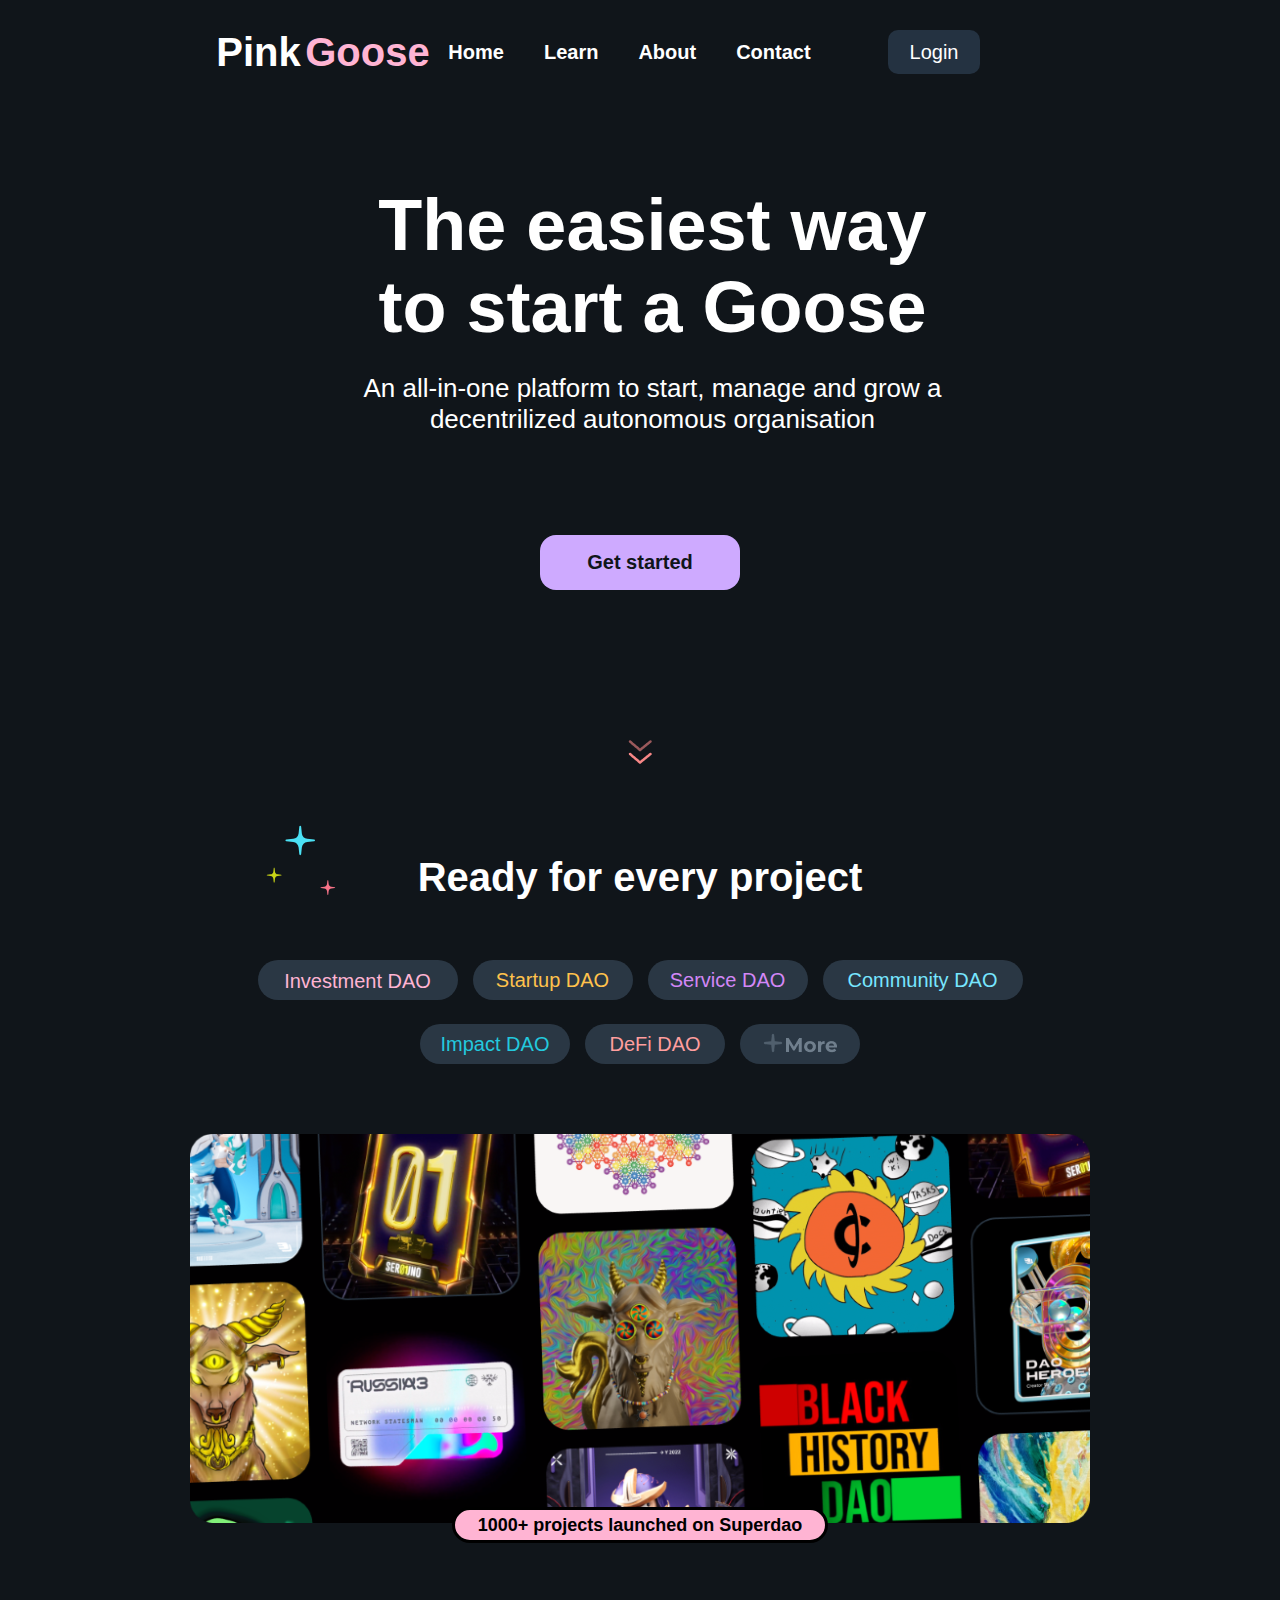
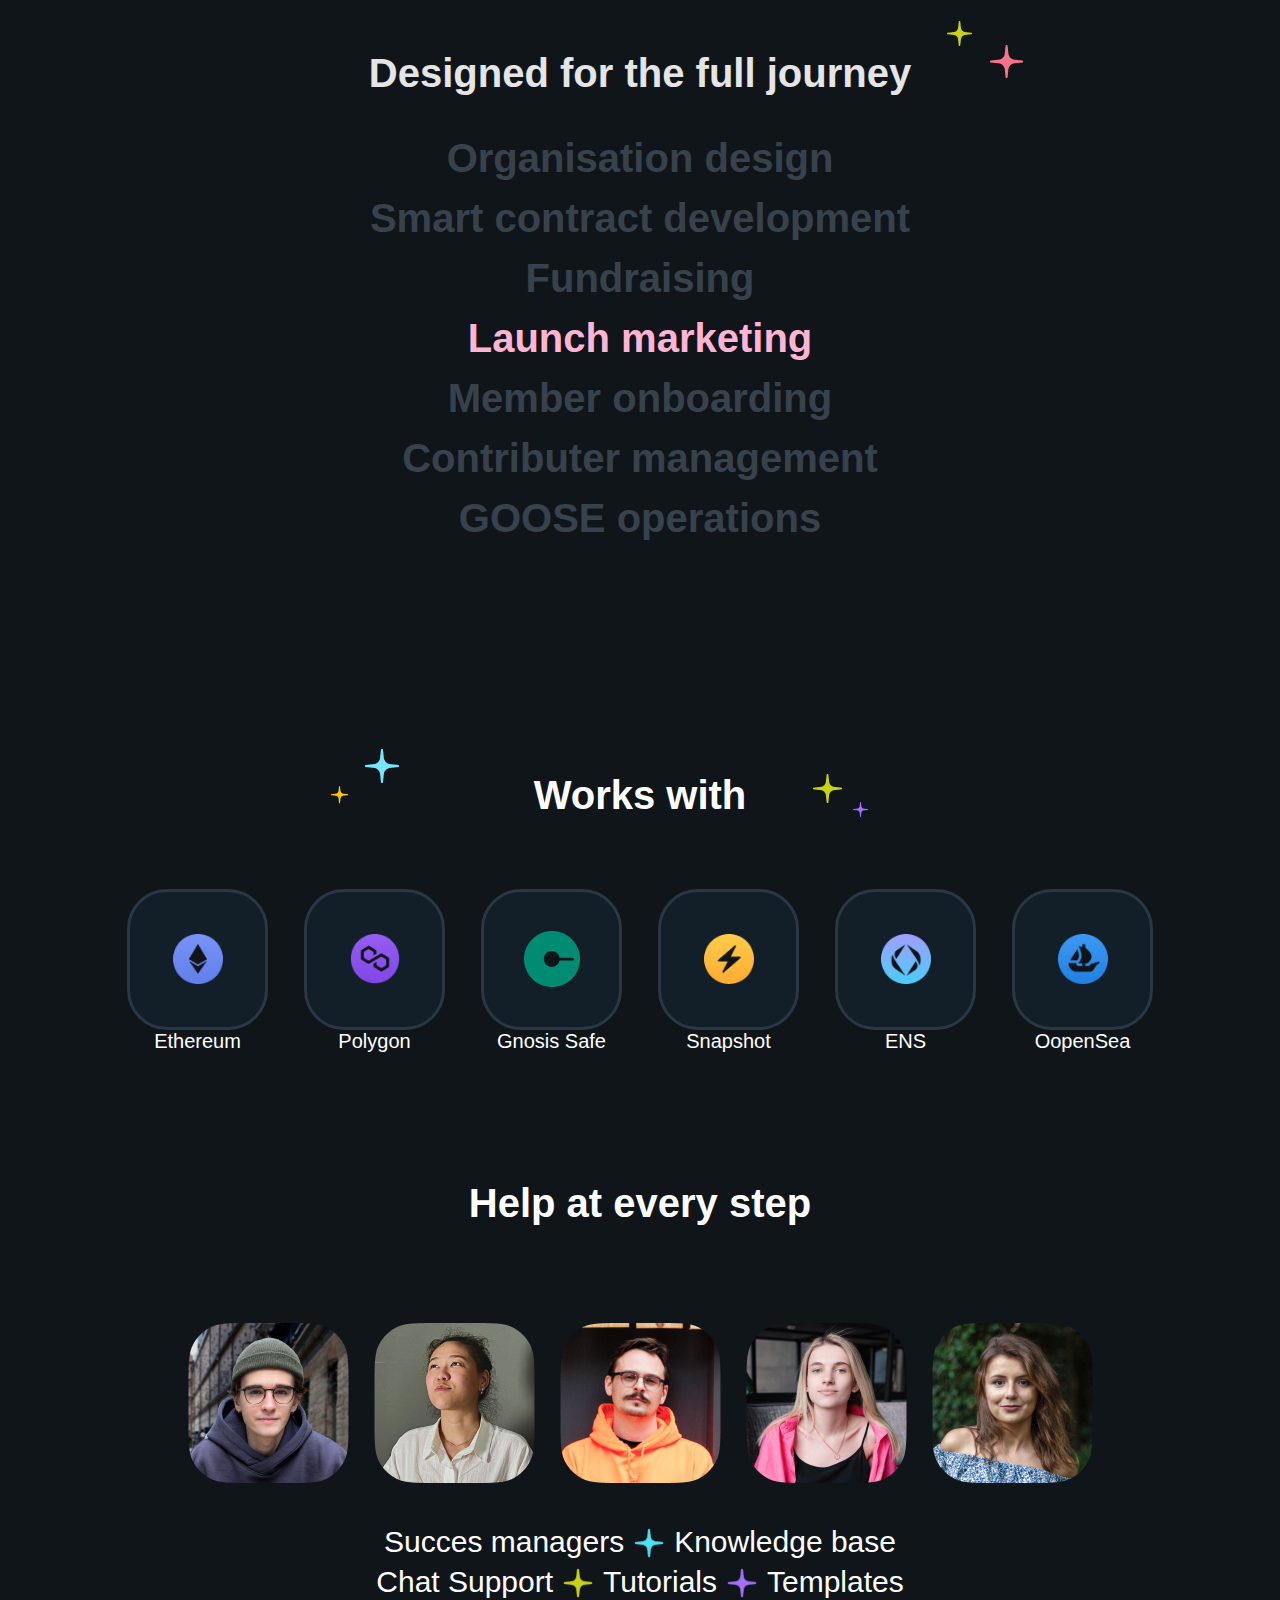
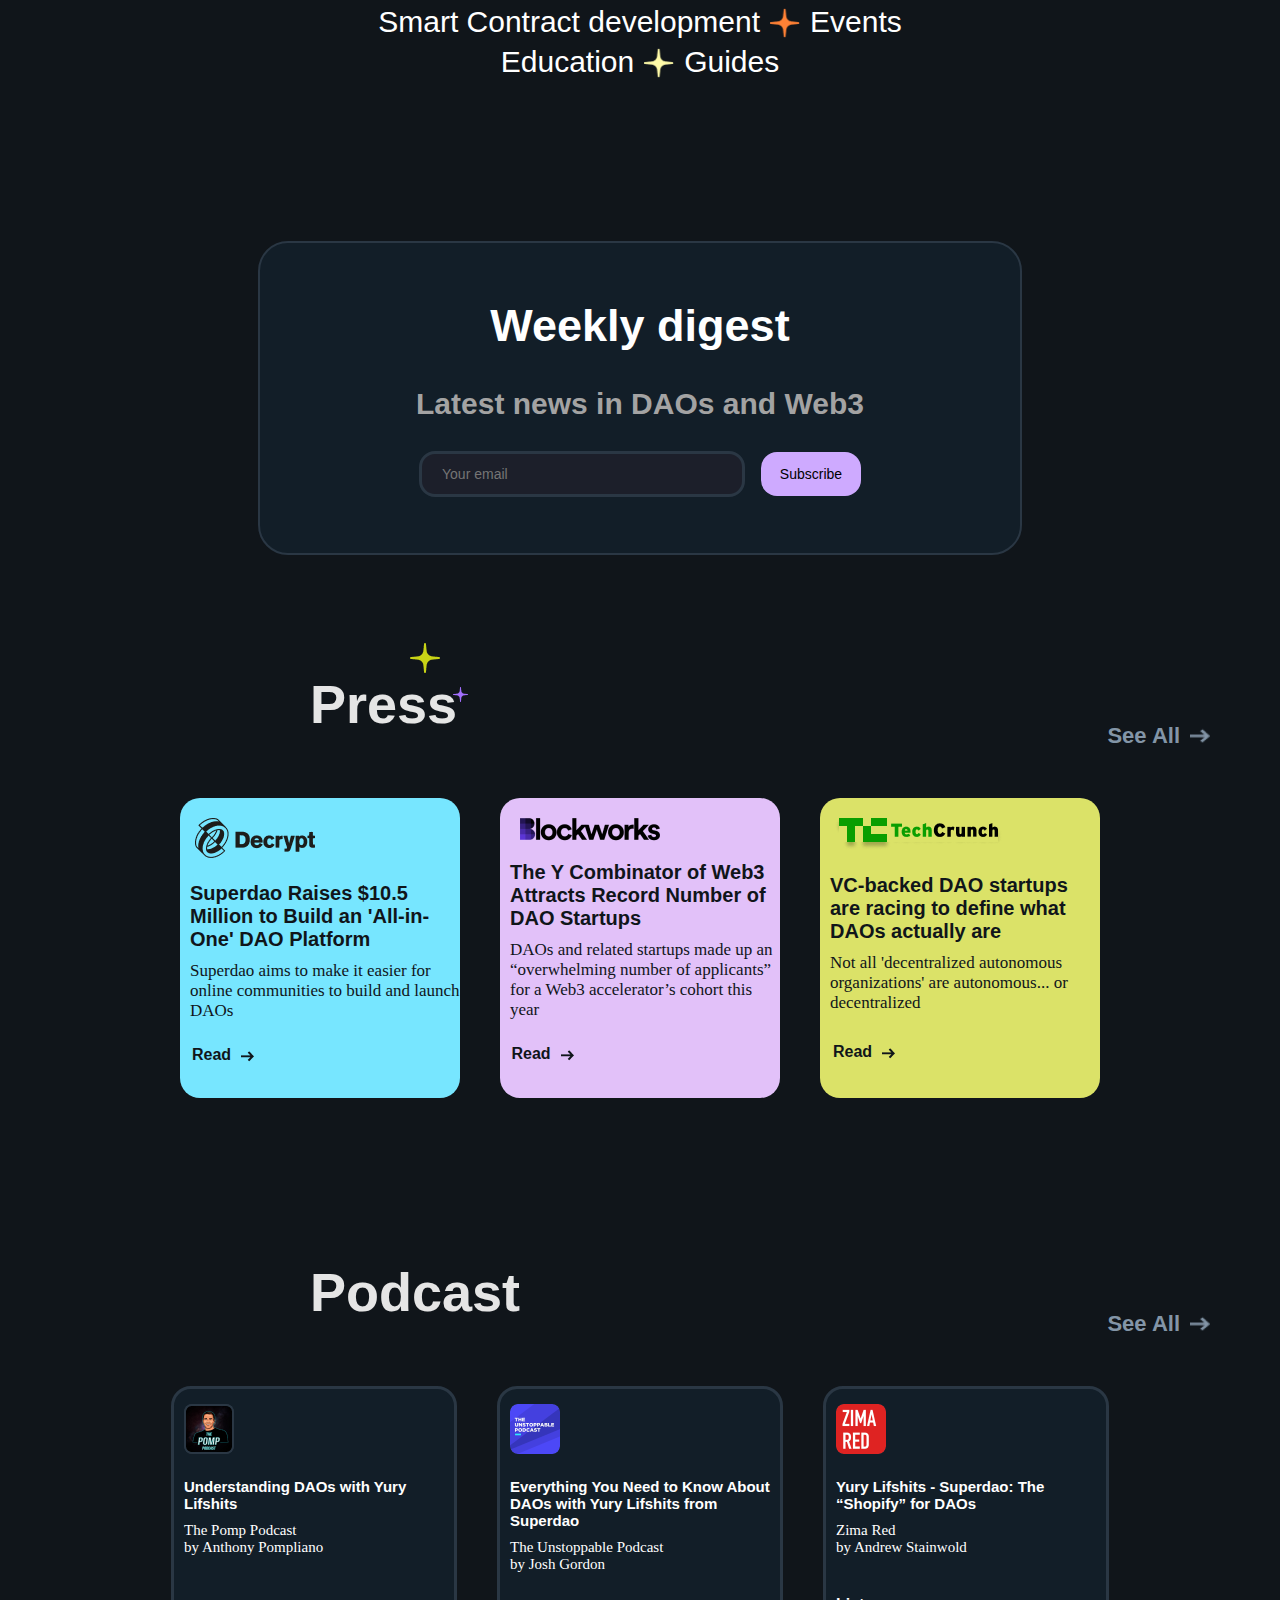
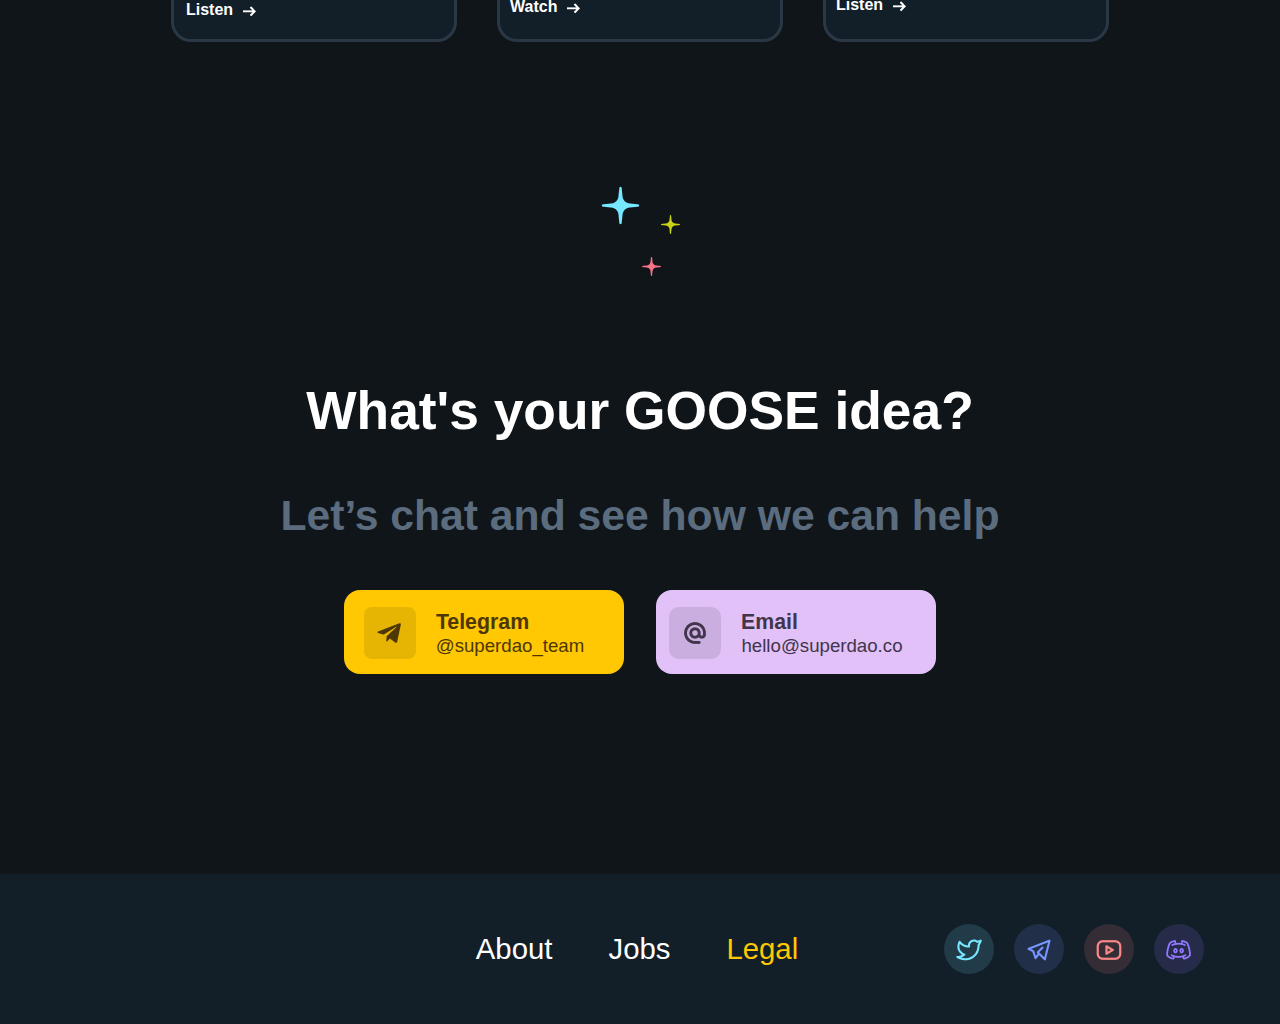
<file: PinkGoose/index.html>
<!DOCTYPE html>
<html lang="en">

<head>
    <meta charset="UTF-8">
    <meta name="viewport" content="width=device-width, initial-scale=1.0">
    <title>Document</title>
    <link rel="stylesheet" href="css/main.css">

    <link rel="preconnect" href="https://fonts.googleapis.com">
    <link rel="preconnect" href="https://fonts.gstatic.com" crossorigin>
    <link href="https://fonts.googleapis.com/css2?family=Roboto:wght@100;700&display=swap" rel="stylesheet">
</head>

<body>
     
    <header class="navigatie-balk"><!--begin van de navigatie balk-->
        <div class="pink-goose">
            <a href="index.html">
                <span class="pink">Pink</span>
                <span class="goose">Goose</span>
            </a>
        </div>
        <div class="menu-bar">
            <a href="index.html">
                <span>Home</span>
            </a>
            <a href="learn.html">
                <p>Learn</p>
            </a>
            <a href="about.html">
                <p>About</p>
            </a>
            <a href="contact.html">
                <p>Contact</p>
            </a>
        </div>
        <button class="login">
            <span>Login</span>
        </button>
    </header> <!--einde van de navigatie balk-->
     

      
    <div class="body"><!--begin van de body van home pagina-->

         
        <div class="the-easiest-section"><!--begin van de easiest way to start a goose section-->
            <h1 class="start1"><span class="start1-tekst">The easiest way to start a Goose</span></h1>
            <div class="start2">
                <p class="start2-tekst">An all-in-one platform to start, manage and grow a decentrilized autonomous
                    organisation</p>
            </div>

            <button class="start3">
                <p>Get started</p>
            </button><!--einde van de easiest way to start a goose section-->
            

            <img src="images/Frame 5764.png" alt="pijlen boven ready" class="pijltjes">
            
            <div class="ready-project"><!--begin van de ready project section-->
                <div class="ready1">
                    <p>Ready for every project</p>

                        <img src="images/Group 5604.svg" alt="sterren bij ready for every project" class="ster">
                    
                </div><!--einde van de ready project section-->
              
                <div class="issc-bar"> <!--begin van de investment startup service en cummunity bar-->
                    <button class="invesment">
                        <div class="invesment-dao">
                            <p>Investment DAO</p>
                        </div>
                    </button>
                    <button class="startup">
                        <div class="startup-dao">
                            <p>Startup DAO</p>
                        </div>
                    </button>
                    <button class="service">
                        <div class="service-dao">
                            <p>Service DAO</p>
                        </div>
                    </button>
                    <button class="community">
                        <div class="community-dao">
                            <p>Community DAO</p>
                        </div>
                    </button>
                </div> <!--einde van de investment startup service en cummunity bar-->

                <div class="idm-bar"> <!--begin van de impact defi en plus more bar-->
                    <button class="impact">
                        <div class="impact-dao">
                            <p>Impact DAO</p>
                        </div>
                    </button>

                    <button class="defi">
                        <div class="defi-dao">
                            <p>DeFi DAO</p>
                        </div>
                    </button>


                    <button class="plus-more">
                        <img src="images/Star 8.png" alt="plus more plaatje"> <img src="images/More.png">
                    </button>
                </div> <!--einde van de impact defi en plus more bar-->
               

                <img src="images/Frame 5535.png" class="van-allerlei-plaatjes" alt="allerlei plaatjes in een plaatje">

                
                <div class="superdao"><!--begin van de superdao onder van allerlei plaatjes-->
                    <p>1000+ projects launched on Superdao</p>
                </div> <!--einde van de superdao onder van allerlei plaatjes-->
                

            </div> <!--einde van de ready project section-->
        </div><!--einde van de easiest way to start a goose section-->
        <div class="designed-blok"><!--begin van de designed blok-->
            <div class="designed-for">
                <p>Designed for the full journey</p> <img src="images/Group 5685.png" alt="twee sterren bij design blok" class="twee_sterren">
            </div>
            <div class="organisation-design">
                <p>Organisation design</p>
            </div>
            <div class="smart-contract">
                <p>Smart contract development</p>
            </div>
            <div class="fundraising">
                <p>Fundraising</p>
            </div>
            <div class="launch-marketing">
                <p>Launch marketing</p>
            </div>
            <div class="member-onboarding">
                <p>Member onboarding</p>
            </div>
            <div class="contributer-management">
                <p>Contributer management</p>
            </div>
            <div class="goose-opereations">
                <p>GOOSE operations</p>
            </div>
        </div><!--einde van de designed blok-->

        <div class="works-section"><!--begin van de works with blok-->
            <div class="works-with">
                <img src="images/Blauw-Geel-Sterren.png" class="sterretjes1" alt="blauw sterrtje">
                <p>Works with</p> <img src="images/Geel-Paars-Sterren.png" class="sterretjes2">
            </div>
            <div class="epgseo-blokjes">
                <div class="e-tekst">
                    <div class="ethereum-blokje">
                        <img src="images/Icon_ethereum.png" class="icon-ethereum" alt="ethereum icoon">
                    </div>
                    <p>Ethereum</p>
                </div>
                <div class="e-tekst">
                    <div class="ethereum-blokje">
                        <img src="images/Icon_polygon.png" class="icon-ethereum" alt="polygon icoon">
                    </div>
                    <p>Polygon</p>
                </div>
                <div class="e-tekst">
                    <div class="ethereum-blokje">
                        <img src="images/Frame 5608.png" class="icon_ethereum" alt="gnosis safe icoon">
                    </div>
                    <p>Gnosis Safe</p>
                </div>
                <div class="e-tekst">
                    <div class="ethereum-blokje">
                        <img src="images/Snapshot.png" class="icon-ethereum" alt="snapshot icoon">
                    </div>
                    <p>Snapshot</p>
                </div>
                <div class="e-tekst">
                    <div class="ethereum-blokje">
                        <img src="images/ENS.png" class="icon-ethereum" alt=" ens icoon">
                    </div>
                    <p>ENS</p>
                </div>
                <div class="e-tekst">
                    <div class="ethereum-blokje">
                        <img src="images/icon_opensea.png" class="icon-ethereum" alt="opensea icoon">
                    </div>
                    <p>OopenSea</p>
                </div>
            </div>
        </div><!--einde van de works with blok-->

        <div class="help-section"><!--begin van de help section-->

            <div class="help-section2">
                <div class="help-tekst">
                    <p>Help at every step</p>
                </div>
                <div class="fotos_personen">
                    <img src="images/Jongen-met-bril.png" alt="jongen met een bril">
                    <img src="images/Zwarte-haren-vrouw.png" alt="een vrouw met zwarte haren">
                    <img src="images/Man-met-snor.png" alt="een man met een snor">
                    <img src="images/Blonde-vrouw.png" alt="een blonde vrouw">
                    <img src="images/Bruine-krullen-vrouw.png" alt="een vrouw met bruine krullen">
                </div>
                <div class="text-under-fotos">
                    <div class="succes-text">
                        <span>Succes managers</span>
                    </div>
                    <img src="images/Blauwe-ster-knowledgebase.png" class="blauwe-ster" alt="blauwe ster">
                    <div class="knowledge-text">
                        <span>Knowledge base</span>
                    </div>
                </div>
                <div class="second-row-text">
                    <div class="chat-text">
                        <span>Chat Support</span>
                    </div>
                    <img src="images/Ster-Templates.png" class="gele-ster" alt="gele ster" >
                    <div class="tutorials-text">
                        <span>Tutorials</span>
                    </div>
                    <img src="images/Ster-Tutorials.png" class="paarse-ster" alt="paarse ster">
                    <div class="templates-text">
                        <span>Templates</span>
                    </div>
                </div>
                <div class="third-row-text">
                    <div class="smart-text">
                        <span>Smart Contract development</span>
                    </div>
                    <img src="images/Ster-Events.png" class="oranje-ster" alt="oranje ster">
                    <div class="events-text">
                        <span>Events</span>
                    </div>
                </div>
                <div class="fourth-row-text">
                    <div class="education-text">
                        <span>Education</span>
                    </div>
                    <img src="images/Ster-Guides.png" class="beige-ster" alt="beige ster">
                    <div class="guides-text">
                        <span>Guides</span>
                    </div>
                </div>
            </div>
        </div><!--begin van de help section-->


        <div class="weekly-section"><!--begin van de weekly input section-->

            <div class="weekly-box">
                <h2>Weekly digest</h2>
                <p>Latest news in DAOs and Web3</p>
                <div class="email-subscribe">
                    <input type="email" placeholder="Your email">
                    <button>Subscribe</button>
                </div>
            </div>
        </div><!--einde van de weekly input section-->

        <img src="images/Press-sterretjes.png" class="press-sterretjes" alt="sterretjes rechts boven press">

        <div class="press-section"><!--begin van de press section-->
            <div class="podcast-section">
                <p class="press1">Press</p>
                <button class="see-all">
                    <div class="see-all-tekst">
                        <p>See All</p>
                    </div>
                    <img src="images/Grijs-pijltje.png" class="grijs-pijltje" alt="grijs pijltje naar rechts">
                </button>
            </div>
            <div class="blokjes">
                <div class="blauw-press-blokje">
                    <img src="images/Decrypt.png" class="blauw-logo" alt="decrypt logo in het blauw press blokje">
                    <div class="tekst-vakje">
                        <div class="dikgedrukte-tekst">
                            <p>Superdao Raises $10.5 Million to Build an 'All-in-One' DAO Platform</p>
                        </div>
                        <div class="tekst-vakje2">
                            <div class="niet-gedrukte-tekst">
                                <p>Superdao aims to make it easier for online communities to build and launch DAOs</p>
                            </div>
                        </div>
                    </div>
                    <button class="button-pijltje1">
                        <p class="read-tekst">Read</p>
                        <img src="images/Pijltje-rechts.png" class="rechter-pijltje" alt="zwart pijltje naar rechts">
                    </button>
                </div>

                <div class="paars-press-blokje">
                    <img src="images/Blockworks.png" class="paars-logo" alt="blockworks logo in het paars press blokje">
                    <div class="tekst-vakje">
                        <div class="dikgedrukte-tekst">
                            <p>The Y Combinator of Web3 Attracts Record Number of DAO Startups</p>
                        </div>
                        <div class="tekst-vakje2">
                            <div class="niet-gedrukte-tekst">
                                <p>DAOs and related startups made up an “overwhelming number of applicants” for a Web3
                                    accelerator’s cohort this year</p>
                            </div>
                        </div>
                    </div>
                    <button class="button-pijltje2">
                        <p class="read-tekst">Read</p>
                        <img src="images/Pijltje-rechts.png" class="rechter-pijltje" alt="Grijs pijltje naar rechts">
                    </button>
                </div>

                <div class="geel-press-blokje">
                    <img src="images/TechCrunch.png" class="geel-logo" alt="techcrunch logo in het geel press blokje">
                    <div class="tekst-vakje">
                        <div class="dikgedrukte-tekst">
                            <p>VC-backed DAO startups are racing to define what DAOs actually are</p>
                        </div>
                        <div class="tekst-vakje2">
                            <div class="niet-gedrukte-tekst">
                                <p>Not all 'decentralized autonomous organizations' are autonomous... or decentralized
                                </p>
                            </div>
                        </div>
                        <button class="button-pijltje3">
                            <p class="read-tekst">Read</p>
                            <img src="images/Pijltje-rechts.png" class="rechter-pijltje" alt="Grijs pijltje naar rechts">
                        </button>
                    </div>
                </div>
            </div>
        </div><!--einde van de press section-->

        <img src="images/Podcast-sterren.png" class="podcast-sterren" alt="sterren rechts boven bij podcast">

        <div class="podcast-section"><!--begin van de podcast section-->
            <h1 class="podcast1">Podcast</h1>
            <button class="see-all">
                <p class="see-all-tekst">See All</p>
                <img src="images/Grijs-pijltje.png" class="grijs-pijltje" alt="grijs pijltje naar rechts">
            </button>
        </div>
        <!--begin van de podcast section-->
        <div>
            <div class="podcast-blokjes">
                <div class="podcast-blokje1">
                    <img src="images/Podcast-man.png" class="podcast-blokje1-logo" alt="podcast man plaatje">
                    <div class="tekst-vakje">
                        <div class="dikgedrukte-tekst2">
                            <p>Understanding DAOs with Yury Lifshits</p>
                        </div>
                        <div class="tekst-vakje2">
                            <div class="niet-gedrukte-tekst2">
                                <p>The Pomp Podcast</p>
                                <p>by Anthony Pompliano</p>
                            </div>

                        </div>
                    </div>
                    <button class="listen-pijltje1">
                        <p class="listen-tekst">Listen</p>
                        <img src="images/Wit-pijltje.png" class="rechter-pijltje" alt="Wit pijltje naar rechts">
                    </button>
                </div>

                <div class="podcast-blokje1">
                    <img src="images/Podcast2.png" class="podcast-blokje1-logo" alt="the unstoppable podcast plaatje">
                    <div class="tekst-vakje">
                        <div class="dikgedrukte-tekst2">
                            <p>Everything You Need to Know About DAOs with Yury Lifshits from Superdao</p>
                        </div>
                        <div class="tekst-vakje2">
                            <div class="niet-gedrukte-tekst2">
                                <p>The Unstoppable Podcast</p>
                                <p>by Josh Gordon</p>
                            </div>
                        </div>
                    </div>
                    <button class="watch-pijltje1">
                        <p class="watch-tekst">Watch</p>
                        <img src="images/Wit-pijltje.png" class="rechter-pijltje" alt="Wit pijltje naar rechts">
                    </button>
                </div>

                <div class="podcast-blokje1">
                    <img src="images/ZimaRed.png" class="podcast-blokje1-logo" alt="zimared plaatje">
                    <div class="tekst-vakje">
                        <div class="dikgedrukte-tekst2">
                            <p>Yury Lifshits - Superdao: The “Shopify” for DAOs</p>
                        </div>
                        <div class="tekst-vakje2">
                            <div class="niet-gedrukte-tekst2">
                                <p>Zima Red</p>
                                <p>by Andrew Stainwold</p>
                            </div>
                        </div>
                        <button class="listen-pijltje2">
                            <p class="listen-tekst">Listen</p>
                            <img src="images/Wit-pijltje.png" class="rechter-pijltje" alt="Wit pijltje naar rechts">
                        </button>
                    </div>
                </div>
            </div>
        </div><!--geen idee waar deze div voor staat maar als ik het weg haal dan word mijn pagina verpest-->

        <div class="container-sterren-goose">
            <img src="images/SterrenBovenGooseIdea.png" class="random-sterren-goose" alt="3 random sterren boven goose idea">
        </div>

        <div class="goose-idea-section"><!--begin van de goose idea section-->
            <div class="goose-header-tekst">
                <h1>What's your GOOSE idea?</h1>
            </div>
            <div class="lower-header-tekst">
                <h1>Let’s chat and see how we can help</h1>
            </div>
        </div><!--begin van de goose idea section-->

        <div class="tele-mail-knoppen"><!--begin van de telegram en mail knoppen-->
            <button class="telegram-knop">
                <img src="images/Telegram-logo.png" class="telegram-logo" alt="Telegram logo">
                <div class="telegram">
                    <div class="telegram-tekst">
                        <p>Telegram</p>
                    </div>
                    <div class="team-tekst">
                        <p>@superdao_team</p>
                    </div>
                </div>
            </button>

            <button class="mail-knop">
                <img src="images/Mail-logo.png" class="mail-logo" alt="Mail logo">
                <div class="mail">
                    <div class="mail-tekst">
                        <p>Email</p>
                    </div>
                    <div class="mail-team-tekst">
                        <p>hello@superdao.co</p>
                    </div>
                </div>
            </button>
        </div><!--begin van de telegram en mail knoppen-->
        <footer class="footer"><!--begin van de footer-->
            <div class="tekst-footer">
                <button class="about-woord">
                    <span>About</span>
                </button>
                <button class="jobs-woord">
                    <span>Jobs</span>
                </button>
                <button class="legal-woord">
                    <span>Legal</span>
                </button>
                <div class="logos-footer">
                    <button class="twitter-logo">
                        <img src="images/HetTwitterLogopng.png" class="het-twitter-logo" alt="twitter logo">
                    </button>
                    <button class="het-telegram-logo">
                        <img src="images/HetTelegramLogo.png" class="het-twitter-logo" alt="telegram logo">
                    </button>
                    <button class="youtube-logo">
                        <img src="images/HetYoutubeLogo.png" class="het-twitter-logo" alt="youtube logo">
                    </button>
                    <button class="discord-logo">
                        <img src="images/HetDiscordLogo.png" class="het-twitter-logo" alt="discord logo">
                    </button>

                </div>
            </div>
        </footer><!--einde van de footer-->
    </div><!--einde van de body van home pagina-->






</body>

</html>
</file>
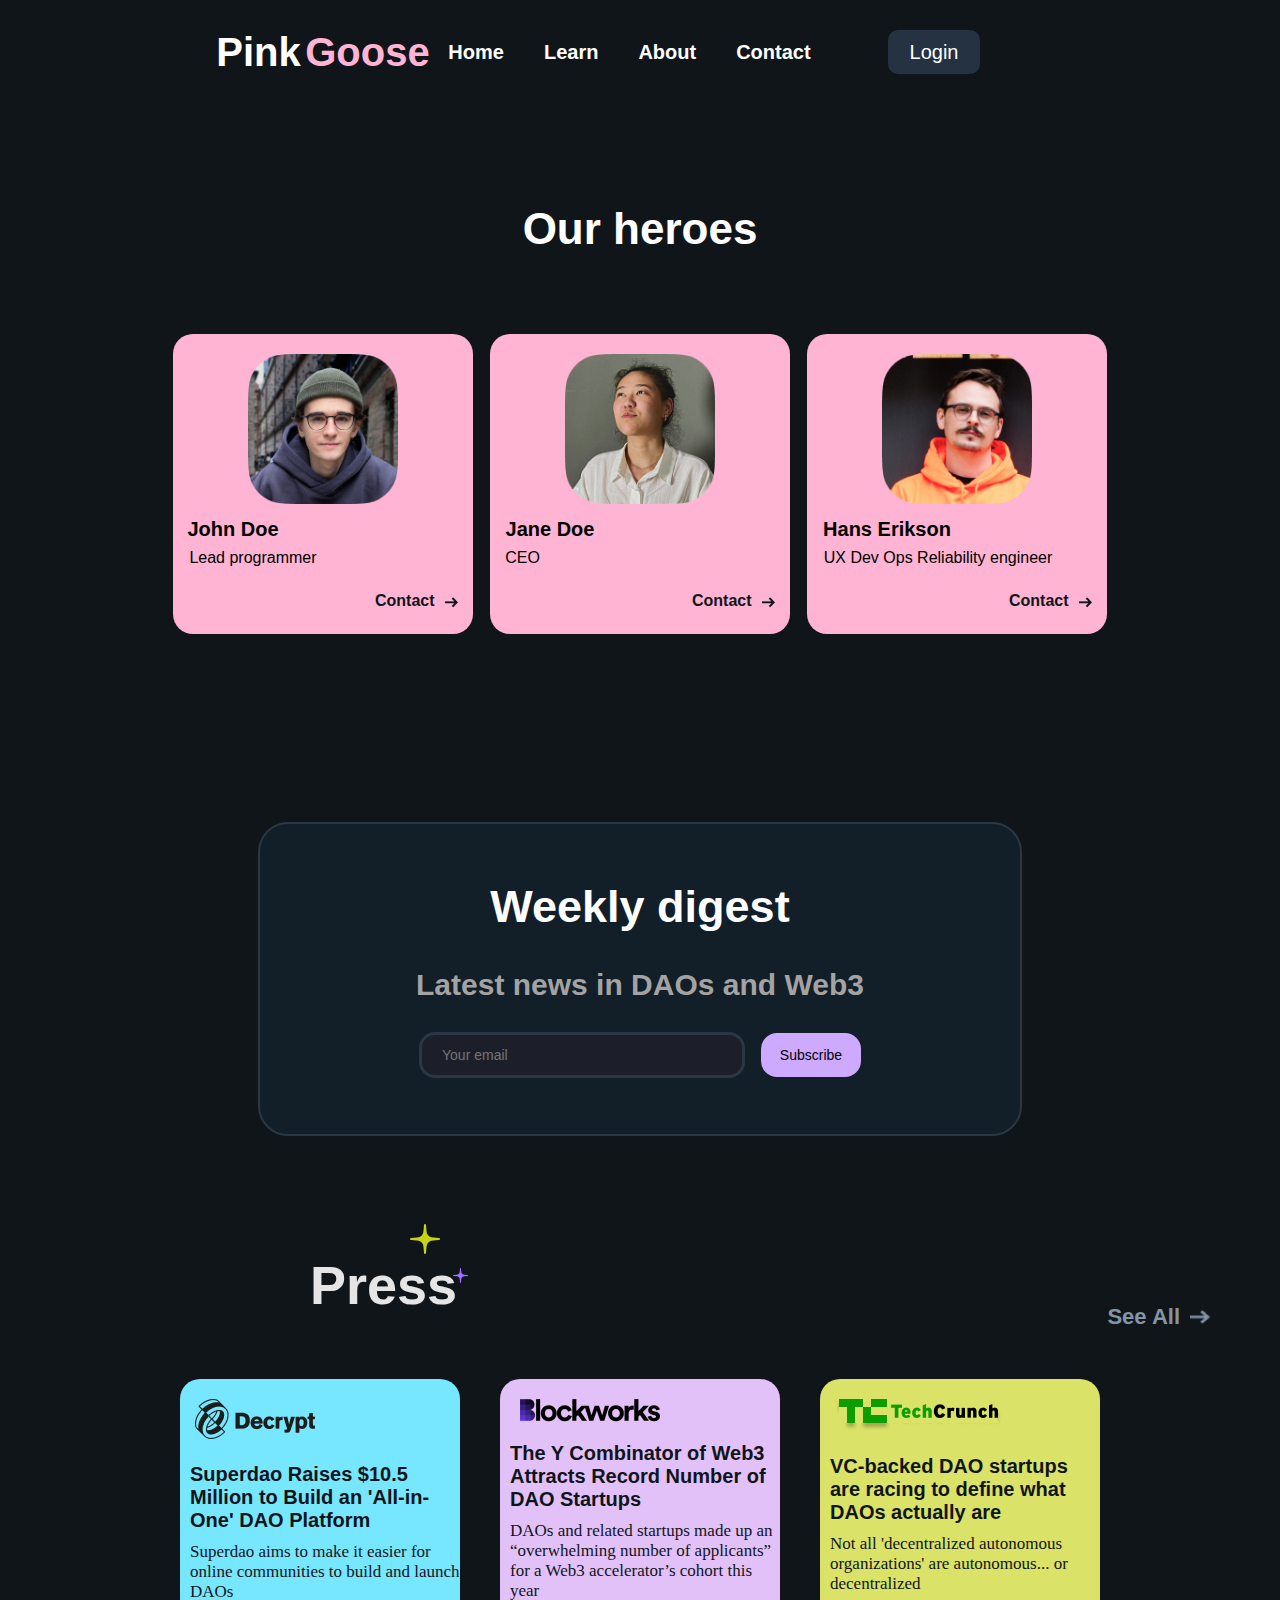
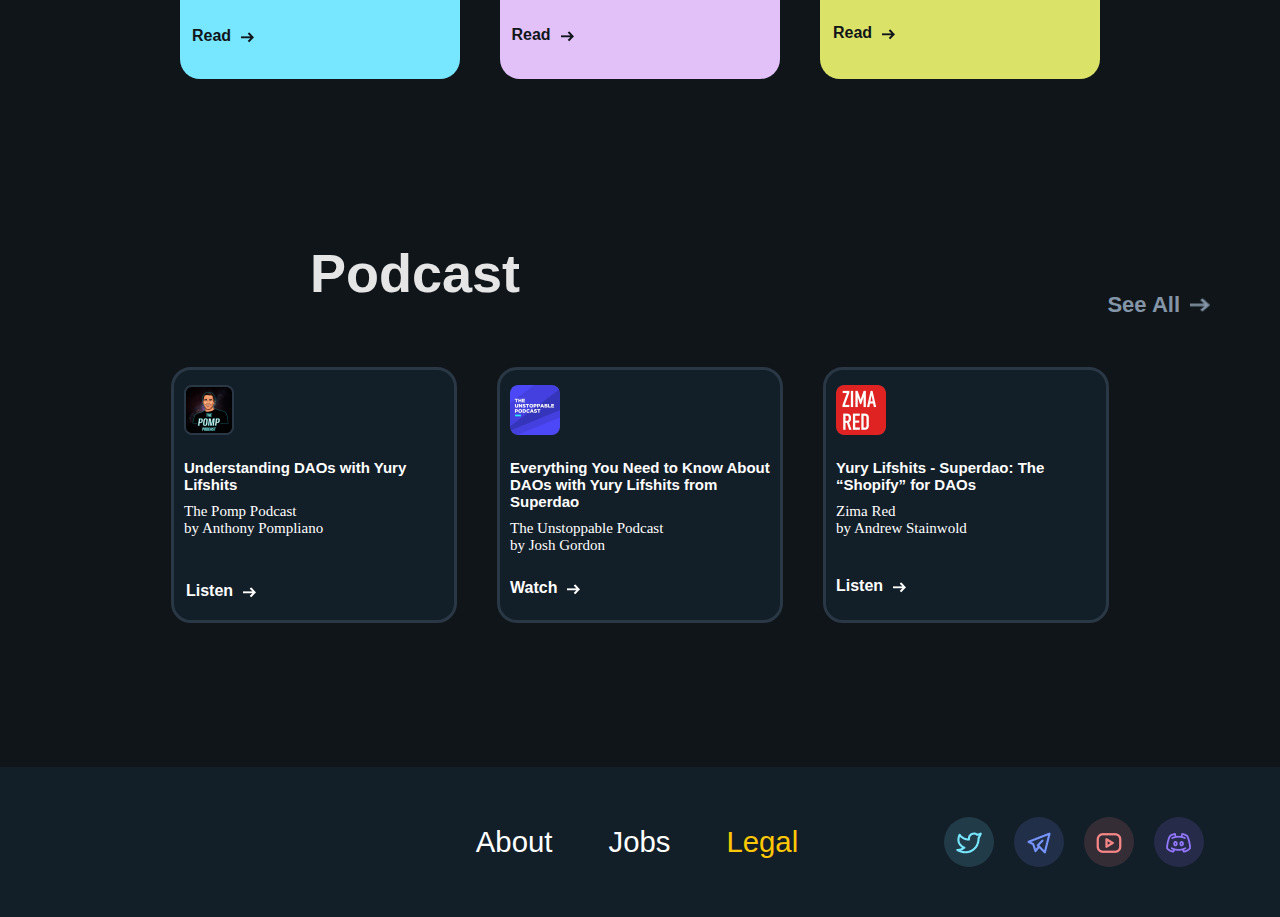
<file: PinkGoose/about.html>
<!DOCTYPE html>
<html lang="en">

<head>
    <meta charset="UTF-8">
    <meta name="viewport" content="width=device-width, initial-scale=1.0">
    <title>Document</title>
    <link rel="stylesheet" href="css/main.css">

    <link rel="preconnect" href="https://fonts.googleapis.com">
    <link rel="preconnect" href="https://fonts.gstatic.com" crossorigin>
    <link href="https://fonts.googleapis.com/css2?family=Roboto:wght@100;700&display=swap" rel="stylesheet">
</head>

<body>
    <header class="navigatie-balk"><!--begin van de navigatie balk-->
        <div class="pink-goose">
            <a href="index.html">
                <span class="pink">Pink</span>
                <span class="goose">Goose</span>
            </a>
        </div>
        <div class="menu-bar">
            <a href="index.html">
                <span>Home</span>
            </a>
            <a href="learn.html">
                <p>Learn</p>
            </a>
            <a href="about.html">
                <p>About</p>
            </a>
            <a href="contact.html">
                <p>Contact</p>
            </a>
        </div>
        <button class="login">
            <span>Login</span>
        </button>
    </header><!--einde van de navigatie balk-->


   
    <div class="body-about"><!--begin van de body van de about pagina-->
        <div class="zwarte-balk"></div><!--een zwarte balk die boven de heroes blok komt om het wat lager te krijgen en geen margin te hoeven gebruiken-->
        <div class="our-heroes-tekst">
            <h1>Our heroes</h1>
        </div>
        
        <div class="our-heroes-section"><!--begin van de heroes blokjes-->
            <div class="heroes-blokjes">
                <div class="plaatje-heroes">
                    <img src="images/JohnDoe.png" class="john-doe" alt="john doe plaatje">
                </div>
                <div class="john-tekst">
                    <span>John Doe</span>
                </div>
                <div class="john-job-tekst">
                    <span>Lead programmer</span>
                </div>
                <button class="button-pijltje4">
                    <p class="contact-tekst">Contact</p>
                    <img src="images/Pijltje-rechts.png" class="rechter-pijltje" alt="Grijs pijltje naar rechts">
                </button>

            </div>
            <div class="heroes-blokjes">
                <div class="plaatje-heroes">
                    <img src="images/JaneDoe.png" class="john-doe" alt="jane doe plaatje">
                </div>
                <div class="jane-tekst">
                    <span>Jane Doe</span>
                </div>
                <div class="jane-job-tekst">
                    <span>CEO</span>
                </div>
                <button class="button-pijltje4">
                    <p class="contact-tekst">Contact</p>
                    <img src="images/Pijltje-rechts.png" class="rechter-pijltje" alt="Grijs pijltje naar rechts">
                </button>

            </div>
            <div class="heroes-blokjes">
                <div class="plaatje-heroes">
                    <img src="images/HansErikson.png" class="john-doe" alt="hans erikson plaatje">
                </div>
                <div class="hans-tekst">
                    <span>Hans Erikson</span>
                </div>
                <div class="hans-job-tekst">
                    <span>UX Dev Ops Reliability engineer </span>
                </div>
                <button class="button-pijltje4">
                    <p class="contact-tekst">Contact</p>
                    <img src="images/Pijltje-rechts.png" class="rechter-pijltje" alt="Grijs pijltje naar rechts">
                </button>
            </div>
        </div> <!--einde van de heroes blokjes-->
       


        <div class="weekly-section"><!--begin van de weekly invul blok-->

            <div class="weekly-box">
                <h2>Weekly digest</h2>
                <p>Latest news in DAOs and Web3</p>
                <div class="email-subscribe">
                    <input type="email" placeholder="Your email">
                    <button>Subscribe</button>
                </div>
            </div>
        </div><!--einde van de weekly invul blok-->
       

        <img src="images/Press-sterretjes.png" class="press-sterretjes" alt="sterretje bij press">

        
        <div class="press-section"> <!--begin van de press blokjes-->
            <div class="podcast-section">
                <p class="press1">Press</p>
                <button class="see-all">
                    <div class="see-all-tekst">
                        <p>See All</p>
                    </div>
                    <img src="images/Grijs-pijltje.png" class="grijs-pijltje" alt="grijs pijltje">
                </button>
            </div>
            <div class="blokjes">
                <div class="blauw-press-blokje">
                    <img src="images/Decrypt.png" class="blauw-logo" alt="het logo van decrypt">
                    <div class="tekst-vakje">
                        <div class="dikgedrukte-tekst">
                            <p>Superdao Raises $10.5 Million to Build an 'All-in-One' DAO Platform</p>
                        </div>
                        <div class="tekst-vakje2">
                            <div class="niet-gedrukte-tekst">
                                <p>Superdao aims to make it easier for online communities to build and launch DAOs</p>
                            </div>
                        </div>
                    </div>
                    <button class="button-pijltje1">
                        <p class="read-tekst">Read</p>
                        <img src="images/Pijltje-rechts.png" class="rechter-pijltje" alt="zwart pijltje naar rechts">
                    </button>
                </div>

                <div class="paars-press-blokje">
                    <img src="images/Blockworks.png" class="paars-logo" alt="logo blockworks">
                    <div class="tekst-vakje">
                        <div class="dikgedrukte-tekst">
                            <p>The Y Combinator of Web3 Attracts Record Number of DAO Startups</p>
                        </div>
                        <div class="tekst-vakje2">
                            <div class="niet-gedrukte-tekst">
                                <p>DAOs and related startups made up an “overwhelming number of applicants” for a Web3
                                    accelerator’s cohort this year</p>
                            </div>
                        </div>
                    </div>
                    <button class="button-pijltje2">
                        <p class="read-tekst">Read</p>
                        <img src="images/Pijltje-rechts.png" class="rechter-pijltje" alt="Grijs pijltje naar rechts">
                    </button>
                </div>

                <div class="geel-press-blokje">
                    <img src="images/TechCrunch.png" class="geel-logo" alt="logo techcrunch">
                    <div class="tekst-vakje">
                        <div class="dikgedrukte-tekst">
                            <p>VC-backed DAO startups are racing to define what DAOs actually are</p>
                        </div>
                        <div class="tekst-vakje2">
                            <div class="niet-gedrukte-tekst">
                                <p>Not all 'decentralized autonomous organizations' are autonomous... or decentralized
                                </p>
                            </div>
                        </div>
                        <button class="button-pijltje3">
                            <p class="read-tekst">Read</p>
                            <img src="images/Pijltje-rechts.png" class="rechter-pijltje" alt="Grijs pijltje naar rechts">
                        </button>
                    </div>
                </div>
            </div>
        </div><!--einde van de press blokjes-->
        

        <img src="images/Podcast-sterren.png" class="podcast-sterren" alt="sterren bij podcast">

        
        <div class="podcast-section"><!--begin van de podcast blok-->
            <h1 class="podcast1">Podcast</h1>
            <button class="see-all">
                <p class="see-all-tekst">See All</p>
                <img src="images/Grijs-pijltje.png" class="grijs-pijltje" alt="grijs pijltje">
            </button>
        </div>
        <div>
            <div class="podcast-blokjes2">
                <div class="podcast-blokje1">
                    <img src="images/Podcast-man.png" class="podcast-blokje1-logo" alt="plaatje van man in eerste podcast blokje">
                    <div class="tekst-vakje">
                        <div class="dikgedrukte-tekst2">
                            <p>Understanding DAOs with Yury Lifshits</p>
                        </div>
                        <div class="tekst-vakje2">
                            <div class="niet-gedrukte-tekst2">
                                <p>The Pomp Podcast</p>
                                <p>by Anthony Pompliano</p>
                            </div>

                        </div>
                    </div>
                    <button class="listen-pijltje1">
                        <p class="listen-tekst">Listen</p>
                        <img src="images/Wit-pijltje.png" class="rechter-pijltje" alt="Wit pijltje naar rechts">
                    </button>
                </div>

                <div class="podcast-blokje1">
                    <img src="images/Podcast2.png" class="podcast-blokje1-logo" alt="the unstoppable podcast logo">
                    <div class="tekst-vakje">
                        <div class="dikgedrukte-tekst2">
                            <p>Everything You Need to Know About DAOs with Yury Lifshits from Superdao</p>
                        </div>
                        <div class="tekst-vakje2">
                            <div class="niet-gedrukte-tekst2">
                                <p>The Unstoppable Podcast</p>
                                <p>by Josh Gordon</p>
                            </div>
                        </div>
                    </div>
                    <button class="watch-pijltje1">
                        <p class="watch-tekst">Watch</p>
                        <img src="images/Wit-pijltje.png" class="rechter-pijltje" alt="Wit pijltje naar rechts">
                    </button>
                </div>

                <div class="podcast-blokje1">
                    <img src="images/ZimaRed.png" class="podcast-blokje1-logo" alt="zimared logo">
                    <div class="tekst-vakje">
                        <div class="dikgedrukte-tekst2">
                            <p>Yury Lifshits - Superdao: The “Shopify” for DAOs</p>
                        </div>
                        <div class="tekst-vakje2">
                            <div class="niet-gedrukte-tekst2">
                                <p>Zima Red</p>
                                <p>by Andrew Stainwold</p>
                            </div>
                        </div>
                        <button class="listen-pijltje2">
                            <p class="listen-tekst">Listen</p>
                            <img src="images/Wit-pijltje.png" class="rechter-pijltje" alt="Wit pijltje naar rechts">
                        </button>
                    </div>
                </div>
            </div>
        </div><!--einde van de podcast blok-->

</div><!--einde van de body van about pagina-->

      
    <footer class="footer-about"><!--begin van de footer-->
        <div class="tekst-footer">
            <button class="about-woord">
                <span>About</span>
            </button>
            <button class="jobs-woord">
                <span>Jobs</span>
            </button>
            <button class="legal-woord">
                <span>Legal</span>
            </button>
            <div class="logos-footer">
                <button class="twitter-logo">
                    <img src="images/HetTwitterLogopng.png" class="het-twitter-logo" alt="twitter logo">
                </button>
                <button class="het-telegram-logo">
                    <img src="images/HetTelegramLogo.png" class="het-twitter-logo" alt="telegram logo">
                </button>
                <button class="youtube-logo">
                    <img src="images/HetYoutubeLogo.png" class="het-twitter-logo" alt="youtube logo">
                </button>
                <button class="discord-logo">
                    <img src="images/HetDiscordLogo.png" class="het-twitter-logo" alt="discord logo">
                </button>

            </div>
        </div>
    </footer><!--einde van de footer-->

</body>

</html>
</file>
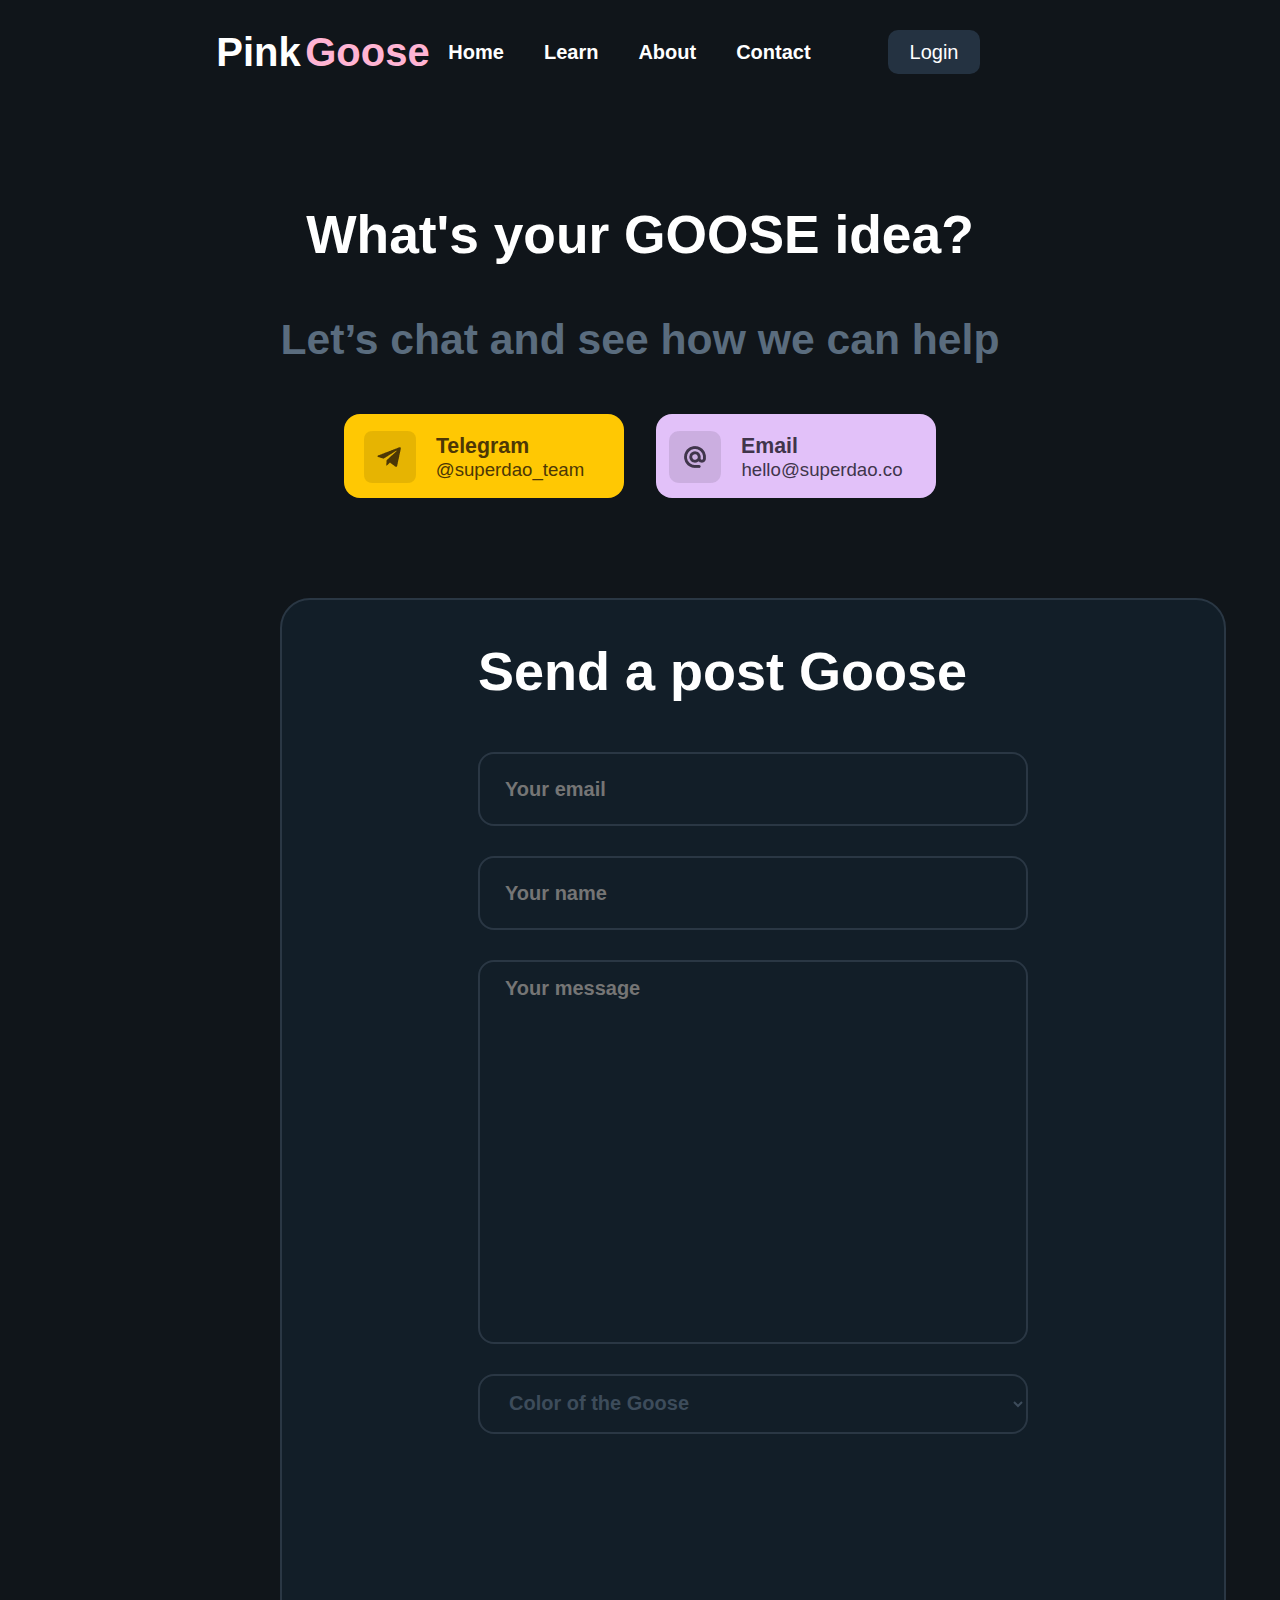
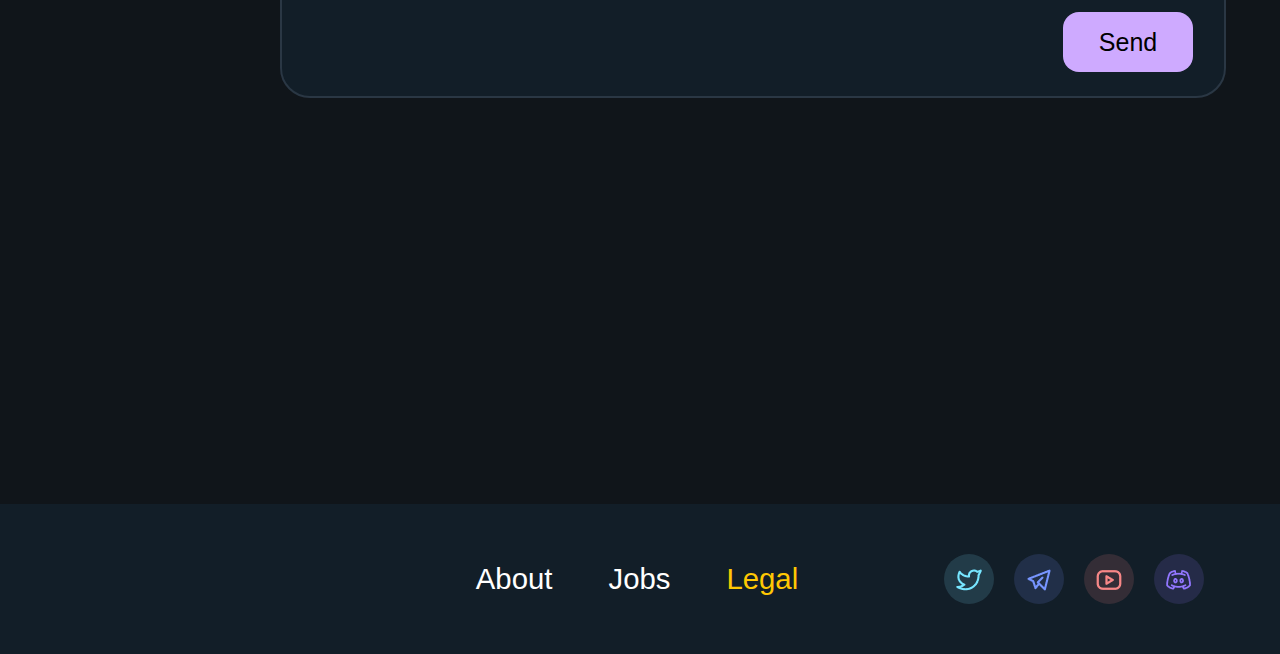
<file: PinkGoose/contact.html>
<!DOCTYPE html>
<html lang="en">

<head>
    <meta charset="UTF-8">
    <meta name="viewport" content="width=device-width, initial-scale=1.0">
    <title>Document</title>
    <link rel="stylesheet" href="css/main.css">

    <link rel="preconnect" href="https://fonts.googleapis.com">
    <link rel="preconnect" href="https://fonts.gstatic.com" crossorigin>
    <link href="https://fonts.googleapis.com/css2?family=Roboto:wght@100;700&display=swap" rel="stylesheet">
</head>

<body>

    <header class="navigatie-balk"><!--begin van de navigatie balk-->
        <div class="pink-goose">
            <a href="index.html">
                <span class="pink">Pink</span>
                <span class="goose">Goose</span>
            </a>
        </div>
        <div class="menu-bar">
            <a href="index.html">
                <span>Home</span>
            </a>
            <a href="learn.html">
                <p>Learn</p>
            </a>
            <a href="about.html">
                <p>About</p>
            </a>
            <a href="contact.html">
                <p>Contact</p>
            </a>
        </div>
        <button class="login">
            <span>Login</span>
        </button>
        </div>
    </header><!--einde van de navigatie balk-->



    <div class="body-contact"><!--begin van de body van pagina contact-->
       
        <div class="goose-idea-section2"><!--begin van de goose idea blok-->
            <div class="goose-header-tekst2">
                <h1>What's your GOOSE idea?</h1>
            </div>
            <div class="lower-header-tekst">
                <h1>Let’s chat and see how we can help</h1>
            </div>
        </div>
        <div class="tele-mail-knoppen">
            <button class="telegram-knop">
                <img src="images/Telegram-logo.png" class="telegram-logo" alt="Telegram logo oranje blok">
                <div class="telegram">
                    <div class="telegram-tekst">
                        <p>Telegram</p>
                    </div>
                    <div class="team-tekst">
                        <p>@superdao_team</p>
                    </div>
                </div>
            </button>

            <button class="mail-knop">
                <img src="images/Mail-logo.png" class="mail-logo" alt="Mail logo">
                <div class="mail">
                    <div class="mail-tekst">
                        <p>Email</p>
                    </div>
                    <div class="mail-team-tekst">
                        <p>hello@superdao.co</p>
                    </div>
                </div>
            </button>
        </div> <!--einde van de goose idea blok-->
    


        <div class="weekly-box2"><!--begin van de invul blok Send a goose idea-->
            <form action="#">
                <h1 class="tekst-send-goose">Send a post Goose</h1>
                <input class="email-subscribe2" type="email" placeholder="Your email">
                <input class="name-subscribe" type="name" placeholder="Your name">
                <textarea class="message-subscribe" type="message" placeholder="Your message"></textarea>
                <select class="color" placeholder="Color of the goose">
                    <option class="goose-option">Color of the Goose</option>
                    <option class="red-option">Red</option>
                    <option class="white-option">White</option>
                    <option class="blue-option">Blue</option>
                    <option class="black-option">Black</option>
                </select>
            </form>
            <button class="send">
                <span>Send</span>
            </button>
        </div>
    </div><!--einde van de invul blok Send a goose idea-->





    <footer class="footer-contact"> <!--begin van de footer-->
        <div class="tekst-footer">
            <button class="about-woord">
                <span>About</span>
            </button>
            <button class="jobs-woord">
                <span>Jobs</span>
            </button>
            <button class="legal-woord">
                <span>Legal</span>
            </button>
            <div class="logos-footer">
                <button class="twitter-logo">
                    <img src="images/HetTwitterLogopng.png" class="het-twitter-logo" alt="twitter logo">
                </button>
                <button class="het-telegram-logo">
                    <img src="images/HetTelegramLogo.png" class="het-twitter-logo" alt="telegram logo">
                </button>
                <button class="youtube-logo">
                    <img src="images/HetYoutubeLogo.png" class="het-twitter-logo"alt=" youtube logo">
                </button>
                <button class="discord-logo">
                    <img src="images/HetDiscordLogo.png" class="het-twitter-logo"alt="discord logo">
                </button>

            </div>
        </div>
    </footer><!--einde van de footer-->

</body>

</html>
</file>
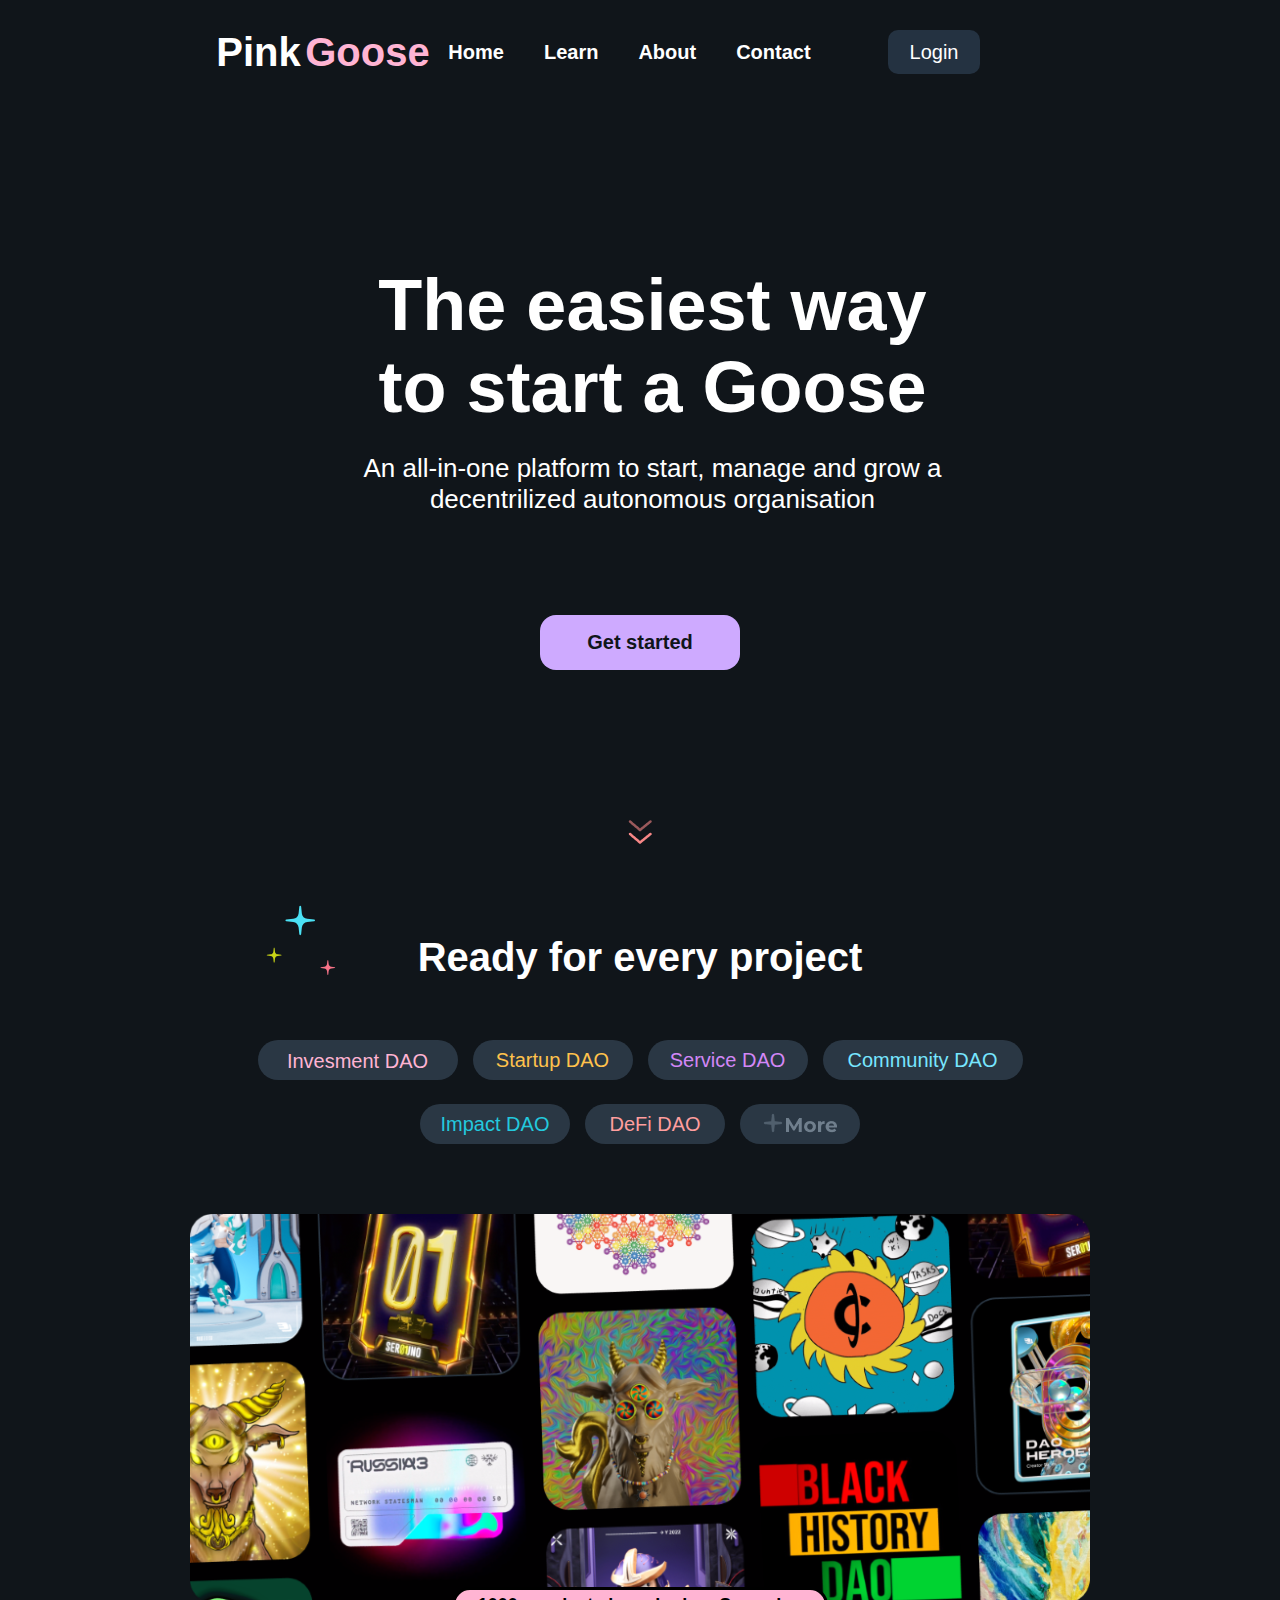
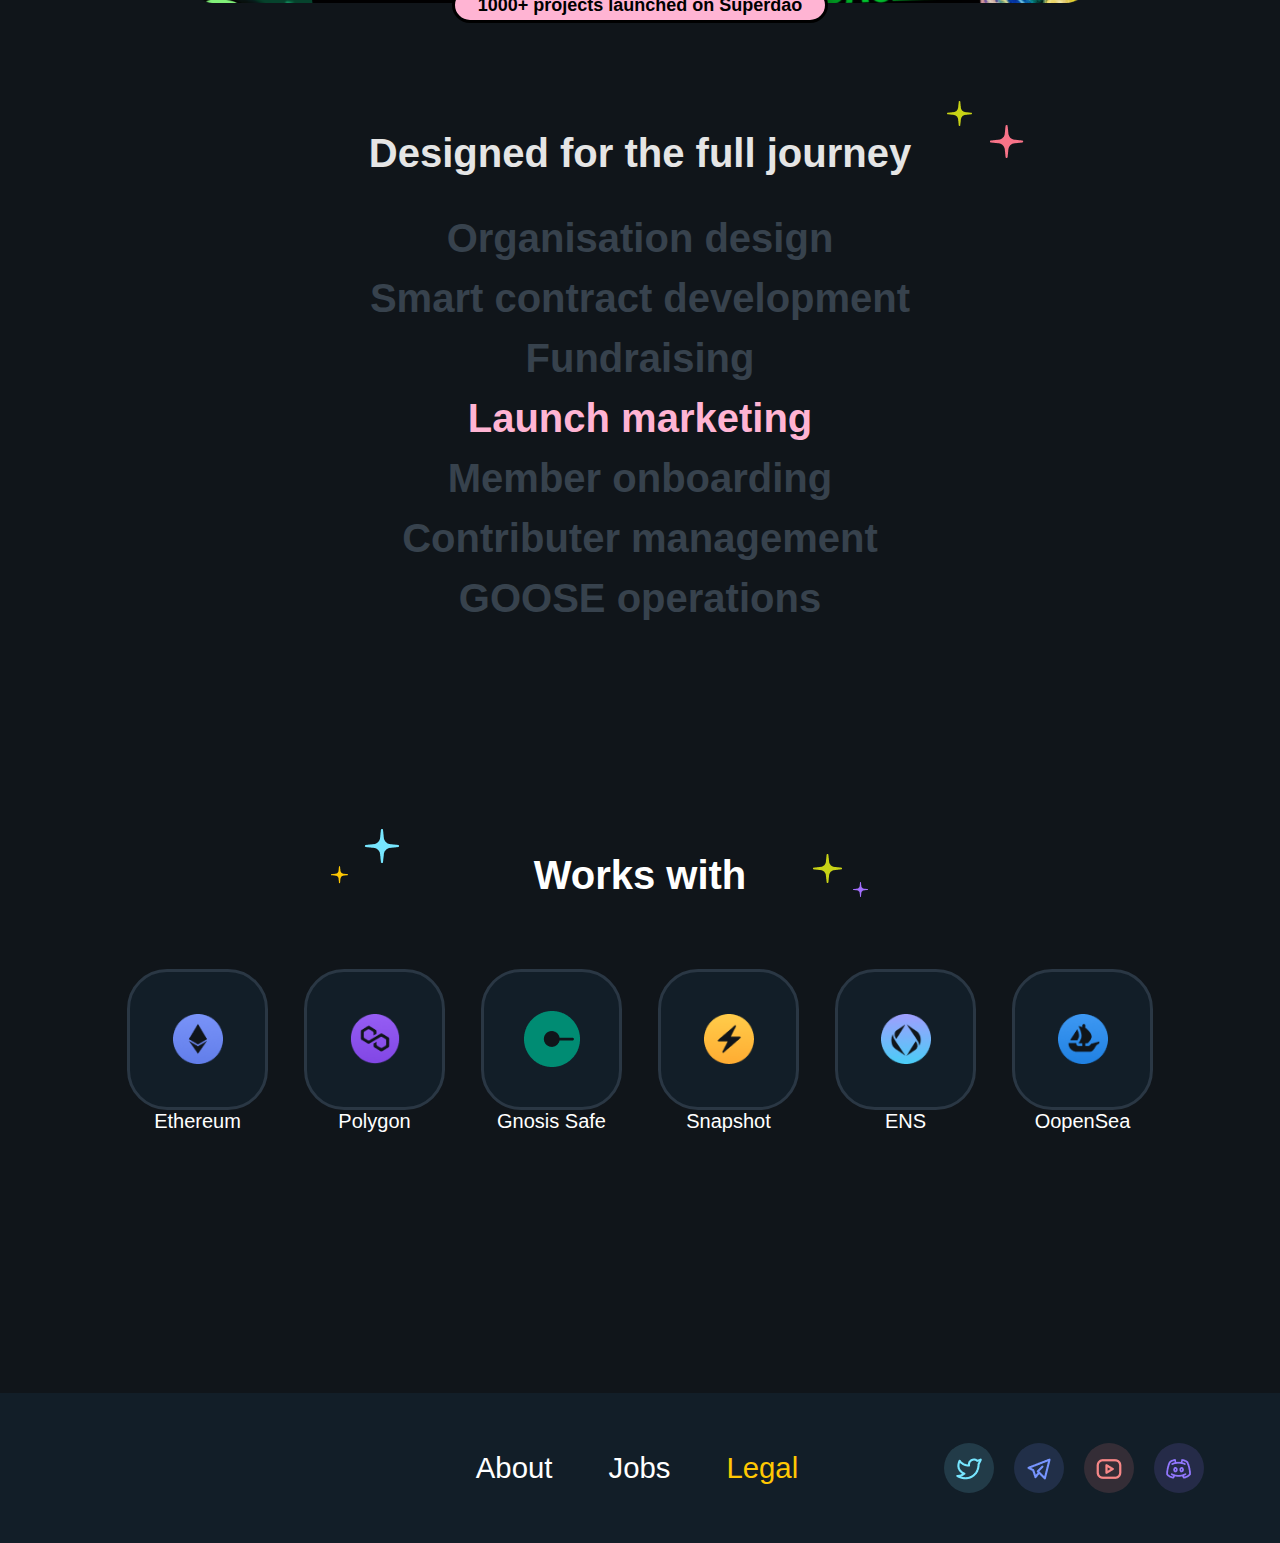
<file: PinkGoose/learn.html>
<!DOCTYPE html>
<html lang="en">

<head>
    <meta charset="UTF-8">
    <meta name="viewport" content="width=device-width, initial-scale=1.0">
    <title>Document</title>
    <link rel="stylesheet" href="css/main.css">

    <link rel="preconnect" href="https://fonts.googleapis.com">
    <link rel="preconnect" href="https://fonts.gstatic.com" crossorigin>
    <link href="https://fonts.googleapis.com/css2?family=Roboto:wght@100;700&display=swap" rel="stylesheet">
</head>

<body>
    <header class="navigatie-balk"><!--begin van de navigatie balk-->
        <div class="pink-goose">
            <a href="index.html">
                <span class="pink">Pink</span>
                <span class="goose">Goose</span>
            </a>
        </div>
        <div class="menu-bar">
            <a href="index.html">
                <span>Home</span>
            </a>
            <a href="learn.html">
                <p>Learn</p>
            </a>
            <a href="about.html">
                <p>About</p>
            </a>
            <a href="contact.html">
                <p>Contact</p>
            </a>
        </div>
        <button class="login">
            <span>Login</span>
        </button>
        </div>
    </header><!--einde van de navigatie balk-->
 
    
        <div class="the-easiest-section">

           
            <div class="the-easiest-section"><!--begin van de easiest way to start a goose blok-->
                <h1 class="start1"><span class="start1-tekst">The easiest way to start a Goose</span></h1>
                <div class="start2">
                    <p class="start2-tekst">An all-in-one platform to start, manage and grow a decentrilized autonomous
                        organisation</p>
                </div>

                <button class="start3">
                    <p>Get started</p>
                </button><!--einde van de easiest way to start a goose blok-->
         

                <img src="images/Frame 5764.png" alt="pijlen boven ready" class="pijltjes">
            
                <div class="ready-project"> <!--begin van de ready project blok-->
                    <div class="ready1">
                        <p>Ready for every project</p>

                        <img src="images/Group 5604.svg" alt="sterren bij ready for every project" class="ster">

                    </div>
                    <div class="issc-bar">
                        <button class="invesment">
                            <div class="invesment-dao">
                                <p>Invesment DAO</p>
                            </div>
                        </button>
                        <button class="startup">
                            <div class="startup-dao">
                                <p>Startup DAO</p>
                            </div>
                        </button>
                        <button class="service">
                            <div class="service-dao">
                                <p>Service DAO</p>
                            </div>
                        </button>
                        <button class="community">
                            <div class="community-dao">
                                <p>Community DAO</p>
                            </div>
                        </button>
                    </div>
                    <div class="idm-bar">
                        <button class="impact">
                            <div class="impact-dao">
                                <p>Impact DAO</p>
                            </div>
                        </button>

                        <button class="defi">
                            <div class="defi-dao">
                                <p>DeFi DAO</p>
                            </div>
                        </button>


                        <button class="plus-more">
                            <img src="images/Star 8.png" alt="plus more plaatje"> <img src="images/More.png">
                        </button>
                    </div>

                    <img src="images/Frame 5535.png" class="van-allerlei-plaatjes"
                        alt="allerlei plaatjes in een plaatje">


                    <div class="superdao">
                        <p>1000+ projects launched on Superdao</p>
                    </div>

                </div>
            </div><!--einde van de ready project blok-->
           
            
            <div class="designed-blok"><!--begin van de designed blok-->
                <div class="designed-for">
                    <p>Designed for the full journey</p> <img src="images/Group 5685.png"
                        alt="twee sterren bij design blok" class="twee_sterren">
                </div>
                <div class="organisation-design">
                    <p>Organisation design</p>
                </div>
                <div class="smart-contract">
                    <p>Smart contract development</p>
                </div>
                <div class="fundraising">
                    <p>Fundraising</p>
                </div>
                <div class="launch-marketing">
                    <p>Launch marketing</p>
                </div>
                <div class="member-onboarding">
                    <p>Member onboarding</p>
                </div>
                <div class="contributer-management">
                    <p>Contributer management</p>
                </div>
                <div class="goose-opereations">
                    <p>GOOSE operations</p>
                </div>
            </div><!--einde van de designed blok-->
            

            
            <div class="works-section"><!--begin van de works with blok-->
                <div class="works-with">
                    <img src="images/Blauw-Geel-Sterren.png" class="sterretjes1" alt="blauw sterrtje">
                    <p>Works with</p> <img src="images/Geel-Paars-Sterren.png" class="sterretjes2">
                </div>
                <div class="epgseo-blokjes">
                    <div class="e-tekst">
                        <div class="ethereum-blokje">
                            <img src="images/Icon_ethereum.png" class="icon-ethereum" alt="ethereum icoon">
                        </div>
                        <p>Ethereum</p>
                    </div>
                    <div class="e-tekst">
                        <div class="ethereum-blokje">
                            <img src="images/Icon_polygon.png" class="icon-ethereum" alt="polygon icoon">
                        </div>
                        <p>Polygon</p>
                    </div>
                    <div class="e-tekst">
                        <div class="ethereum-blokje">
                            <img src="images/Frame 5608.png" class="icon_ethereum" alt="gnosis safe icoon">
                        </div>
                        <p>Gnosis Safe</p>
                    </div>
                    <div class="e-tekst">
                        <div class="ethereum-blokje">
                            <img src="images/Snapshot.png" class="icon-ethereum" alt="snapshot icoon">
                        </div>
                        <p>Snapshot</p>
                    </div>
                    <div class="e-tekst">
                        <div class="ethereum-blokje">
                            <img src="images/ENS.png" class="icon-ethereum" alt=" ens icoon">
                        </div>
                        <p>ENS</p>
                    </div>
                    <div class="e-tekst">
                        <div class="ethereum-blokje">
                            <img src="images/icon_opensea.png" class="icon-ethereum" alt="opensea icoon">
                        </div>
                        <p>OopenSea</p>
                    </div>
                </div>
            </div><!--einde van de works with blok-->


            
            <footer class="footer"> <!--begin van de footer-->
                <div class="tekst-footer">
                    <button class="about-woord">
                        <span>About</span>
                    </button>
                    <button class="jobs-woord">
                        <span>Jobs</span>
                    </button>
                    <button class="legal-woord">
                        <span>Legal</span>
                    </button>
                    <div class="logos-footer">
                        <button class="twitter-logo">
                            <img src="images/HetTwitterLogopng.png" class="het-twitter-logo" alt="twitter logo">
                        </button>
                        <button class="het-telegram-logo">
                            <img src="images/HetTelegramLogo.png" class="het-twitter-logo" alt="telegram logo">
                        </button>
                        <button class="youtube-logo">
                            <img src="images/HetYoutubeLogo.png" class="het-twitter-logo" alt="youtube logo">
                        </button>
                        <button class="discord-logo">
                            <img src="images/HetDiscordLogo.png" class="het-twitter-logo" alt="discord logo">
                        </button>

                    </div>
                </div>
            </footer> <!--einde van de footer-->
            
</body>

</html>
</body>

</html>
</file>
<file: PinkGoose/css/main.css>
* {
    margin: 0%;
    padding: 0%;
}

img {
    width: fit-content;
    height: fit-content;
}

textarea {
    resize: none;
}



button {
    border: none;
    cursor: pointer;
}

.navigatie_balk {
    display: 100%;
    flex-direction: row;
    justify-content: space-around;
    align-items: center;
    width: 100%;
    height: 104px;
    background-color: #10151A;

}

.navigatie-balk {
    justify-content: space-between;
    display: flex;
    flex-direction: row;
    background-color: #10151A;
}

.pink-goose {
    align-self: center;
    display: flex;
    margin-left: 200px;
    font-family: "Montserrat", sans-serif;
    font-weight: 700;
    font-style: normal;
    gap: 8px;
    height: 104px;
    width: 246px;
    align-items: center;
    justify-content: center;

}

.pink {
    color: #ffffff;
    font-size: 30pt;
}

.goose {
    color: #FFB4D3;
    font-size: 30pt;
}

.menu-bar {
    align-self: center;
    color: #ffffff;
    gap: 40px;
    align-content: center;
    text-align: center;
    flex-direction: row;
    display: flex;
    margin-left: -75px;
    font-family: "Montserrat", sans-serif;
    font-size: 15pt;
    font-weight: bold;
    background-color: #10151A;
}

.login {
    width: 92px;
    height: 44px;
    background-color: #243241;
    align-content: center;
    text-align: center;
    color: #ffffff;
    border-radius: 10px;
    margin-right: 300px;
    margin-top: 30px;
    font-family: "Montserrat", sans-serif;
    font-size: 15pt;

}

.body {
    width: 100%;
    margin: auto;
    background-color: #10151A;
}

.the-easiest-section {
    width: 100%;
    height: auto;
    display: flex;
    background-color: #10151A;
    padding-top: 80px;
    color: #ffffff;
    flex-direction: column;
    text-align: center;
    align-items: center;
}

a {
    color: white;
    text-decoration: none;
}

.start1 {
    background-color: #10151A;
    display: flex;
    flex-direction: column;
    align-items: center;
    text-align: center;
    justify-content: space-around;
    width: 600px;
    padding-left: 25px;
}

.start1-tekst {
    color: #ffffff;
    font-size: 72px;
    font-weight: bold;
    font-family: "Lato", sans-serif;
}

.start2 {
    background-color: #10151A;
    display: flex;
    flex-direction: column;
    align-items: center;
    text-align: center;
    justify-content: space-around;
    width: 600px;
    padding-left: 25px;
    padding-top: 25px;
}

.start2-tekst {
    color: #ffffff;
    font-family: "Montserrat", sans-serif;
    font-size: 26px;
}

.start3 {
    width: 200px;
    height: 55px;
    background-color: #CEAAFF;
    color: #10151A;
    align-content: center;
    text-align: center;
    border-radius: 16px;
    margin: auto;
    font-size: 20px;
    font-family: "Montserrat", sans-serif;
    font-weight: bold;
    margin-top: 100px;
}

.pijltjes {
    display: block;
    margin: auto;
    justify-content: center;
    margin-top: 150px;
}

.ready-project {
    background-color: #10151A;
    width: auto;
    height: 628px;
    margin-top: 50px;
}

.ready1 {
    color: #ffffff;
    width: auto;
    height: 80px;
    background-color: #10151A;
    font-size: 40px;
    text-align: center;
    font-family: "Lato", sans-serif;
    margin-top: 40px;
    font-weight: bold;
}

.ster {
    display: flex;
    flex-direction: row;
    margin-left: 76px;
    margin-top: -75px;
    width: 70px;
    height: 70px;
    justify-content: center;
}

.issc-bar {
    align-self: center;
    color: #ffffff;
    display: flex;
    flex-direction: row;
    margin-top: 25px;
    font-family: "Montserrat", sans-serif;
    gap: 15px;
    justify-content: center;
}

.invesment {
    width: 200px;
    height: 40px;
    background-color: #2A3744;
    border-radius: 20px;
    text-align: center;
    align-content: center;
}

.invesment-dao {
    color: #FFB4D3;
    font-size: 20px;
    font-family: "Montserrat", sans-serif;
    margin-top: 3px;
}

.startup-dao {
    color: #FFC24C;
    font-size: 20px;
    font-family: "Montserrat", sans-serif;
}

.startup {
    width: 160px;
    height: 40px;
    background-color: #2A3744;
    border-radius: 20px;
    text-align: center;
    align-content: center;
}

.service {
    width: 160px;
    height: 40px;
    background-color: #2A3744;
    border-radius: 20px;
    text-align: center;
    align-content: center;

}

.service-dao {
    color: #D387F7;
    font-size: 20px;
    font-family: "Montserrat", sans-serif;
}

.community {
    width: 200px;
    height: 40px;
    background-color: #2A3744;
    border-radius: 20px;
    text-align: center;
    align-content: center;
}

.community-dao {
    color: #77E6FF;
    font-size: 20px;
    font-family: "Montserrat", sans-serif;
}

.idm-bar {
    height: 30px;
    width: auto;
    margin-top: 24px;
    display: flex;
    flex-direction: row;
    color: #ffffff;
    font-family: "Montserrat", sans-serif;
    gap: 15px;
    justify-content: center;
}

.impact {
    width: 150px;
    height: 40px;
    background-color: #2A3744;
    border-radius: 20px;
    text-align: center;
    align-content: center;
    color: #23C9DE;
}

.impact-dao {
    font-size: 20px;
    font-family: "Montserrat", sans-serif;
}

.defi {
    width: 140px;
    height: 40px;
    background-color: #2A3744;
    border-radius: 20px;
    text-align: center;
    align-content: center;
    color: #FF9E9E;
}

.defi-dao {
    font-size: 20px;
    font-family: "Montserrat", sans-serif;
}

.plus-more {
    width: 120px;
    height: 40px;
    background-color: #2A3744;
    border-radius: 20px;
    align-content: center;
    text-align: center;
    gap: 5px;
}

.van-allerlei-plaatjes {
    justify-content: center;
    align-self: center;
    margin-top: 80px;
}

.superdao {
    width: 370px;
    height: 30px;
    background-color: #FFB4D3;
    border-radius: 20px;
    font-size: large;
    font-family: "Montserrat", sans-serif;
    align-content: center;
    text-align: center;
    color: #000000;
    align-self: center;
    margin: auto;
    margin-top: -20px;
    position: relative;
    justify-content: center;
    align-items: center;
    font-weight: bold;
    border: solid;
}

.designed-blok {
    height: 500px;
    width: auto;
    background-color: #10151A;
    margin-top: 200px;
}

.designed-for {
    font-size: 40px;
    color: #E5E5E5;
    width: auto;
    height: 60px;
    background-color: #10151A;
    justify-content: center;
    align-content: center;
    text-align: center;
    font-family: "Lato", sans-serif;
    font-weight: bold;
    margin-bottom: 25px;
}

.organisation-design {
    font-size: 40px;
    color: #37424D;
    width: auto;
    height: 60px;
    background-color: #10151A;
    justify-content: center;
    align-content: center;
    text-align: center;
    font-family: "Lato", sans-serif;
    font-weight: bold;
}

.smart-contract {
    font-size: 40px;
    color: #37424D;
    width: auto;
    height: 60px;
    background-color: #10151A;
    justify-content: center;
    align-content: center;
    text-align: center;
    font-family: "Lato", sans-serif;
    font-weight: bold;
}

.fundraising {
    font-size: 40px;
    color: #37424D;
    width: auto;
    height: 60px;
    background-color: #10151A;
    justify-content: center;
    align-content: center;
    text-align: center;
    font-family: "Lato", sans-serif;
    font-weight: bold;
}

.launch-marketing {
    font-size: 40px;
    color: #FFB4D3;
    width: auto;
    height: 60px;
    background-color: #10151A;
    justify-content: center;
    align-content: center;
    text-align: center;
    font-family: "Lato", sans-serif;
    font-weight: bold;
}

.member-onboarding {
    font-size: 40px;
    color: #37424D;
    width: auto;
    height: 60px;
    background-color: #10151A;
    justify-content: center;
    align-content: center;
    text-align: center;
    font-family: "Lato", sans-serif;
    font-weight: bold;
}

.contributer-management {
    font-size: 40px;
    color: #37424D;
    width: auto;
    height: 60px;
    background-color: #10151A;
    justify-content: center;
    align-content: center;
    text-align: center;
    font-family: "Lato", sans-serif;
    font-weight: bold;
}

.goose-opereations {
    font-size: 40px;
    color: #37424D;
    width: auto;
    height: 60px;
    background-color: #10151A;
    justify-content: center;
    align-content: center;
    text-align: center;
    font-family: "Lato", sans-serif;
    font-weight: bold;
}

.works-section {
    width: auto;
    height: 340px;
    background-color: #10151A;
    display: flex;
    flex-direction: column;
    margin-top: 230px;
}

.works-with {
    align-items: center;
    justify-content: center;
    text-align: center;
    font-size: 40px;
    font-family: "Lato", sans-serif;
    color: #ffffff;
    display: flex;
    flex-direction: row;
    font-weight: bold;

}

.twee_sterren {
    position: absolute;
    right: 20vw;
    transform: translate(0, -75px);
}

.ethereum {
    font: 30px;
    font-family: "Lato", sans-serif;
    color: #ffffff;
    display: flex;
    flex-direction: row;
    gap: 70px;
    justify-content: center;
    align-content: center;
    align-items: center;
    text-align: center;
}

.ethereum-blokje {
    width: 135px;
    height: 135px;
    background-color: #121E28;
    border-radius: 40px;
    display: flex;
    flex-direction: column;
    text-align: center;
    border: #2A3744;
    border-style: solid;
    justify-content: center;
    align-items: center;
    margin-top: 50%;
}

.epgseo-blokjes {
    width: auto;
    height: auto;
    background-color: #10151A;
    gap: 36px;
    display: flex;
    flex-direction: row;
    justify-content: center;

}

.e-tekst {
    width: auto;
    height: 180px;
    background-color: #10151A;
    text-align: center;
    font-size: 20px;
    font-family: "Montserrat", sans-serif;
    color: #ffffff;
}

.icon-ethereum {
    width: 50px;
    height: 50px;
}

.sterretjes1 {
    margin-left: -550px;
    position: absolute;
    margin-top: -40px;
}

.sterretjes2 {
    margin-right: -400px;
    position: absolute;
}

.ready-project1 {
    margin-top: 80px;
}

.help-section {
    width: auto;
    height: 590px;
    background-color: rgb(188, 139, 59);
    justify-content: center;
    align-items: center;
    margin-top: 50px;
}

.help-section2 {
    width: auto;
    height: 590px;
    background-color: #10151A;
    justify-content: center;

}

.help-tekst {
    width: auto;
    height: 80px;
    background-color: #10151A;
    font-size: 40px;
    font-family: "Lato", sans-serif;
    color: #ffffff;
    justify-content: center;
    text-align: center;
    align-content: center;
    font-family: "Lato", sans-serif;
    font-weight: bold;
}

.fotos_personen {
    width: auto;
    height: 120px;
    background-color: #10151A;
    margin-top: 80px;
    display: flex;
    flex-direction: row;
    justify-content: center;
    gap: 25px;
}

.text-under-fotos {
    width: auto;
    height: 40px;
    background-color: #10151A;
    font-size: 30px;
    justify-content: center;
    text-align: center;
    margin-top: 80px;
    display: flex;
    flex-direction: row;
    color: #ffffff;
    font-family: "Lato", sans-serif;
}

.blauwe-ster {
    height: 30px;
    width: 30px;
    margin-top: 5px;
    margin-left: 10px;
    margin-right: 10px;
}

.succes-text {
    margin-top: 2px;
    margin-left: -10px;
}

.knowledge-text {
    margin-top: 2px;
    margin-right: -10px;
}

.second-row-text {
    width: auto;
    height: 40px;
    background-color: #10151A;
    justify-content: center;
    text-align: center;
    font-size: 30px;
    display: flex;
    flex-direction: row;
    color: #ffffff;
    font-family: "Lato", sans-serif;
}

.chat-text {
    margin-top: 2px;
}

.gele-ster {
    height: 30px;
    width: 30px;
    margin-top: 5px;
    margin-left: 10px;
    margin-right: 10px;
}

.tutorials-text {
    margin-top: 2px;
}

.templates-text {
    margin-top: 2px;
}

.paarse-ster {
    height: 30px;
    width: 30px;
    margin-top: 5px;
    margin-left: 10px;
    margin-right: 10px;
}

.third-row-text {
    width: auto;
    height: 40px;
    background-color: #10151A;
    justify-content: center;
    text-align: center;
    font-size: 30px;
    display: flex;
    flex-direction: row;
    color: #ffffff;
    font-family: "Lato", sans-serif;
}

.oranje-ster {
    height: 30px;
    width: 30px;
    margin-top: 5px;
    margin-left: 10px;
    margin-right: 10px;
}

.smart-text {
    margin-top: 2px;
}

.events-text {
    margin-top: 2px;
}

.fourth-row-text {
    width: auto;
    height: 40px;
    background-color: #10151A;
    justify-content: center;
    text-align: center;
    font-size: 30px;
    display: flex;
    flex-direction: row;
    color: #ffffff;
    font-family: "Lato", sans-serif;
}

.education-text {
    margin-top: 2px;
}

.beige-ster {
    width: 30px;
    height: 30px;
    margin-top: 5px;
    margin-left: 10px;
    margin-right: 10px;
}

.guides-text {
    margin-top: 2px;
}

.weekly-section {
    width: auto;
    height: 390px;
    padding-top: 50px;
    background-color: #10151A;
    display: flex;
    justify-content: center;
    align-items: center;
}

.weekly-box {
    background-color: #121E28;
    border-radius: 8px;
    padding: 30px;
    width: 700px;
    text-align: center;
    color: white;
    height: 250px;
    display: flex;
    justify-content: center;
    align-items: center;
    flex-direction: column;
    border-radius: 30px;
    border: 2px solid #2A3744;
}

.weekly-box h2 {
    font-size: 45px;
    margin-bottom: 35px;
    font-family: "Lato", sans-serif;
}

.weekly-box p {
    font-size: 30px;
    color: #a3a3a3;
    margin-bottom: 30px;
    font-family: "Montserrat", sans-serif;
    font-weight: bold;

}

.email-subscribe {
    display: flex;
    align-items: center;
    justify-content: center;
    gap: 16px;
}

.email-subscribe input[type="email"] {
    height: 40px;
    border-radius: 16px;
    border: solid;
    width: 300px;
    font-size: 14px;
    background-color: #1c1f2a;
    border-color: #2A3744;
    color: #a3a3a3;
    padding-left: 20px;
}


.email-subscribe input[type="email"]::placeholder {
    transform: translate(-21px, );
}

.email-subscribe button {
    width: 100px;
    height: 44px;
    border-radius: 16px;
    border: none;
    cursor: pointer;
    font-size: 14px;
    background-color: #CEAAFF;
    transition: background-color 0.3s;


}

.email-subscribe button:hover {
    background-color: #a87bff;
}

.press-section {
    width: auto;
    height: 500px;
    background-color: #10151A;
    margin-top: 70px;
    z-index: 10;
    color: #E5E5E5;
}

.press1 {
    color: #e5e5e5;
    font-weight: bold;
    font-family: "Lato", sans-serif;
    font-size: 54px;
}

.blokjes {
    width: auto;
    height: 100px;
    background-color: #10151A;
    margin-top: 30px;
    display: flex;
    flex-direction: row;
    justify-content: center;
    gap: 40px;
}

.blauw-press-blokje {
    width: 280px;
    height: 300px;
    background-color: #77E6FF;
    border-radius: 20px;
    color: #10151A;
    justify-content: center;
    align-items: center;
}

.paars-press-blokje {
    width: 280px;
    height: 300px;
    background-color: #E2C1F9;
    border-radius: 20px;
    color: #10151A;
    align-items: center;
    display: flex;
    flex-direction: column;
}

.geel-press-blokje {
    width: 280px;
    height: 300px;
    background-color: #DBE268;
    border-radius: 20px;
    color: #10151A;
    justify-content: center;
    align-items: center;

}

.blauw-logo {
    margin-left: 15px;
    margin-top: 20px;
}

.paars-logo {
    margin-top: 20px;
    margin-right: 100px;
}

.geel-logo {
    margin-left: 15px;
    margin-top: 20px;
}

.dikgedrukte-tekst {
    font-weight: bold;
    font-family: "Montserrat", sans-serif;
    font-size: 20px;
}

.niet-gedrukte-tekst {
    font-size: 17px;
    font-weight: 500;
}

.tekst-vakje {
    width: auto;
    height: auto;
    margin-top: 20px;
    margin-left: 10px;
}

.tekst-vakje2 {
    width: auto;
    height: auto;
    margin-top: 10px;
}

.read-tekst {
    font-size: 16px;
    font-weight: bold;
    color: #10151A;
}

.rechter-pijltje {
    width: 13px;
    height: 20px;
}

.button-pijltje2 {
    display: flex;
    flex-direction: row;
    gap: 10px;
    margin-top: 25px;
    margin-right: 195px;
    background-color: #E2C1F9;
}

.button-pijltje3 {
    display: flex;
    flex-direction: row;
    gap: 10px;
    margin-top: 30px;
    margin-left: 3px;
    background-color: #DBE268;
}

.button-pijltje1 {
    display: flex;
    flex-direction: row;
    gap: 10px;
    margin-top: 25px;
    margin-left: 12px;
    background-color: #77E6FF;
}

.see-all {
    display: flex;
    cursor: pointer;
    background-color: #10151A;
    border: none;
    gap: 10px;
    align-items: center;
    padding-right: 150px;
    padding-top: 40px;
}

.grijs-pijltje {
    width: 20px;
    height: 45px;
}

.see-all-tekst {
    color: #8395A7;
    font-size: 22px;
    font-weight: bold;
    font-family: "Montserrat", sans-serif;
}

.press-sterretjes {
    position: absolute;
    left: 32vw;
    transform: translate(0, 50px);
}

.button-pijltje-listen {
    display: flex;
    flex-direction: row;
    gap: 10px;
    margin-top: 25px;
    margin-left: 12px;

}

.podcast-section {
    width: 1050px;
    height: auto;
    background-color: #10151A;
    margin-top: 70px;
    justify-content: space-between;
    display: flex;
    flex-direction: row;
    padding: 10px;
    margin-left: 300px;
}

.podcast1 {
    color: #e5e5e5;
    font-weight: bold;
    font-family: "Lato", sans-serif;
    font-size: 54px;
}

.podcast-blokjes {
    width: auto;
    height: 100px;
    background-color: #10151A;
    margin-top: 30px;
    display: flex;
    flex-direction: row;
    justify-content: center;
    gap: 40px;
    margin-bottom: 300px;
}

.podcast-blokje1 {
    width: 280px;
    height: 250px;
    background-color: #121E28;
    border-radius: 20px;
    color: #ffffff;
    justify-content: center;
    align-items: center;
    border: #2A3744;
    border-style: solid;
}

.podcast-blokje1-logo {
    width: 50px;
    height: 50px;
    background-color: #2A3744;
    border-radius: 8px;
    color: #10151A;
    justify-content: center;
    align-items: center;
    margin-left: 10px;
    margin-top: 15px;
}

.dikgedrukte-tekst2 {
    font-weight: bold;
    font-family: "Montserrat", sans-serif;
    font-size: 15px;
}

.niet-gedrukte-tekst2 {
    font-size: 15px;
    font-weight: 500;
}

.listen-pijltje1 {
    display: flex;
    flex-direction: row;
    gap: 10px;
    margin-top: 45px;
    margin-left: 12px;
    background-color: #121E28;
}

.watch-pijltje1 {
    display: flex;
    flex-direction: row;
    gap: 10px;
    margin-top: 25px;
    background-color: #121E28;
    margin-left: 10px;
}

.watch-tekst {
    font-size: 16px;
    font-weight: bold;
    color: #ffffff;
}

.listen-tekst {
    font-size: 16px;
    font-weight: bold;
    color: #ffffff;
}

.listen-pijltje2 {
    display: flex;
    flex-direction: row;
    gap: 10px;
    margin-top: 40px;
    background-color: #121E28;
}

.podcast-sterren {
    margin-bottom: -80px;
    margin-left: -80px;
}

.goose-idea-section {
    width: auto;
    height: auto;
    background-color: #10151A;
    margin-top: 100px;
}

.goose-header-tekst h1 {
    font-size: 40pt;
    color: #ffffff;
    font-weight: bold;
    font-family: "Montserrat", sans-serif;
}

.goose-header-tekst {
    width: auto;
    height: auto;
    background-color: #10151A;
    justify-content: center;
    text-align: center;
}

.lower-header-tekst {
    width: auto;
    height: auto;
    background-color: #10151A;
    justify-content: center;
    text-align: center;
}

.lower-header-tekst h1 {
    font-size: 32pt;
    font-weight: bold;
    font-family: "Lato", sans-serif;
    color: #5A6C7E;
    margin-top: 50px;
}

.container-sterren-goose {
    width: auto;
    height: auto;
    background-color: #10151A;
    text-align: center;
    margin-top: 69px;
}

.tele-mail-knoppen {
    width: auto;
    height: auto;
    background-color: #10151A;
    display: flex;
    flex-direction: row;
    gap: 32px;
    justify-content: center;
    margin-top: 50px;
}

.telegram-knop {
    background-color: #FFC803;
    width: 280px;
    height: 84px;
    border-radius: 16px;
    display: flex;
    flex-direction: row;
    color: #4D3705;
    justify-content: center;
    text-align: center;
}

.mail-knop {
    background-color: #E2C1F9;
    width: 280px;
    height: 84px;
    border-radius: 16px;
    border-radius: 16px;
    display: flex;
    flex-direction: row;
    color: #40354B;
    justify-content: center;
    text-align: center;
}

.telegram-logo {
    margin-right: 20px;
    margin-top: 17px;
}

.telegram-tekst {
    margin-right: 75px;
    margin-top: 20px;
    font-size: 16pt;
    font-weight: bold;
    font-family: "Montserrat", sans-serif;
}

.team-tekst {
    margin-right: 20px;
    font-size: 14pt;
}

.mail-logo {
    margin-right: 20px;
    margin-top: 17px;
}

.mail-tekst {
    margin-right: 125px;
    margin-top: 20px;
    font-size: 16pt;
    font-weight: bold;
    font-family: "Montserrat", sans-serif;
}

.mail-team-tekst {
    margin-right: 20px;
    font-size: 14pt;
}

.footer {
    width: 100%;
    height: 150px;
    background-color: #121E28;
    display: flex;
    flex-direction: column;
    margin-top: 200px;
    justify-content: center;
    text-align: center;
}

.tekst-footer {
    display: flex;
    flex-direction: row;
    background-color: #121E28;
    width: auto;
    height: auto;
    justify-content: center;
    align-items: center;
    font-size: 22pt;
    gap: 56px;
    font-family: "Montserrat", sans-serif;
    font-weight: 550;
}



.legal-woord {
    color: #FFC803;
    font-size: 22pt;
    background-color: #121E28;
}

.about-woord {
    margin-left: 400px;
    font-size: 22pt;
    background-color: #121E28;
    color: #ffffff;
}

.jobs-woord {
    font-size: 22pt;
    background-color: #121E28;
    color: #ffffff;
}

.logos-footer {
    gap: 20px;
    display: flex;
    flex-direction: row;
    margin-left: 90px;
    justify-content: center;
    align-items: center;
}

.twitter-logo {
    height: 50px;
    width: 50px;
    background-color: rgba(125, 231, 255, 0.15);
    border-radius: 100px;
}


.het-telegram-logo {
    height: 50px;
    width: 50px;
    background-color: rgba(119, 149, 255, 0.15);
    border-radius: 100px;
}

.youtube-logo {
    height: 50px;
    width: 50px;
    background-color: rgba(247, 135, 135, 0.15);
    border-radius: 100px;
}

.discord-logo {
    width: 50px;
    height: 50px;
    background-color: rgba(146, 119, 255, 0.15);
    border-radius: 100px;
}

.het-twitter-logo {
    margin-top: 5px;
}

.body-about {
    width: 100%;
    height: auto;
    background-color: #10151A;
    margin: auto;
}

.footer-about {
    width: 100%;
    height: 150px;
    background-color: #121E28;
    display: flex;
    flex-direction: column;
    justify-content: center;
    text-align: center;
}

.body-contact {
    width: 100%;
    height: 2000px;
    background-color: #10151A;
}

.goose-idea-section2 {
    width: auto;
    height: auto;
    background-color: #10151A;
    padding-top: 100px;
}

.goose-header-tekst2 h1 {
    font-size: 40pt;
    color: #ffffff;
    font-weight: bold;
    font-family: "Montserrat", sans-serif;
}

.goose-header-tekst2 {
    width: auto;
    height: auto;
    background-color: #10151A;
    justify-content: center;
    text-align: center;
}

.zwarte-balk {
    width: 100%;
    height: 50px;
    background-color: #10151A;
}

.our-heroes-section {
    width: 100%;
    height: 400px;
    background-color: #10151A;
    display: flex;
    justify-content: center;
    gap: 17px;
    padding-top: 80px;
}

.heroes-blokjes {
    width: 300px;
    height: 300px;
    background-color: #FFB4D3;
    text-align: center;
    border-radius: 20px;
}

.john-doe {
    width: 150px;
    height: 150px;
}

.plaatje-heroes {
    justify-content: center;
    text-align: center;
    padding-top: 20px;
}

.john-tekst {
    padding-top: 10px;
    padding-right: 180px;
    font-size: 15pt;
    font-weight: bold;
    font-family: "Montserrat", sans-serif;
}

.john-job-tekst {
    padding-right: 140px;
    font-weight: 500;
    font-family: "Montserrat", sans-serif;
    padding-top: 8px;
}

.jane-tekst {
    padding-top: 10px;
    padding-right: 180px;
    font-size: 15pt;
    font-weight: bold;
    font-family: "Montserrat", sans-serif;
}

.jane-job-tekst {
    padding-right: 235px;
    font-weight: 500;
    font-family: "Montserrat", sans-serif;
    padding-top: 8px;
}

.hans-tekst {
    padding-top: 10px;
    padding-right: 140px;
    font-size: 15pt;
    font-weight: bold;
    font-family: "Montserrat", sans-serif;
}

.hans-job-tekst {
    padding-right: 38px;
    font-weight: 500;
    font-family: "Montserrat", sans-serif;
    padding-top: 8px;
}

.button-pijltje4 {
    display: flex;
    flex-direction: row;
    gap: 10px;
    margin-top: 25px;
    margin-left: 12px;
    background-color: #FFB4D3;
}

.contact-tekst {
    font-size: 12pt;
    font-weight: bold;
    color: #10151A;
    padding-left: 190px;
}

.our-heroes-tekst {
    width: 100%;
    height: auto;
    background-color: #10151A;
    color: #ffffff;
    font-size: 22px;
    text-align: center;
    font-family: "Lato", sans-serif;
    font-weight: bold;
    padding-top: 50px;
}

.podcast-section2 {
    width: 100%;
    height: auto;
    background-color: #10151A;
    padding-top: 70px;
    justify-content: space-between;
    display: flex;
    flex-direction: row;
    padding: 10px;
    padding-left: 300px;
}

.podcast-blokjes2 {
    width: auto;
    height: 100px;
    background-color: #10151A;
    padding-top: 30px;
    display: flex;
    flex-direction: row;
    justify-content: center;
    gap: 40px;
    padding-bottom: 300px;
}

.weekly-box2 {
    background-color: #121E28;
    display: flex;
    flex-direction: column;
    align-items: center;
    width: 942px;
    height: 1096px;
    border-radius: 30px;
    border: 2px solid #2A3744;
    margin-top: 100px;
    gap: 28px;
    margin-left: 280px;
}

.weekly-box2 h2 {
    font-size: 45px;
    margin-bottom: 35px;
    font-family: "Lato", sans-serif;
}

.weekly-box2 p {
    font-size: 30px;
    color: #a3a3a3;
    margin-bottom: 30px;
    font-family: "Montserrat", sans-serif;
    font-weight: bold;
}



.email-subscribe2 {
    background-color: #121E28;
    height: 40px;
    width: 506px;
    display: flex;
    flex-direction: column;
    padding: 15px;
    padding-left: 25px;
    justify-content: space-around;
    border-radius: 16px;
    border: 2px solid #2A3744;
    margin-top: 50px;
    font-size: 20px;
    color: #3D4C5B;
    font-weight: bold;
    font-family: "Montserrat", sans-serif;
}

.tekst-send-goose {
    color: #ffffff;
    font-size: 54px;
    font-weight: bold;
    font-family: "Lato", sans-serif;
    margin-top: 40px;
}


.name-subscribe {
    background-color: #121E28;
    height: 40px;
    width: 506px;
    display: flex;
    flex-direction: column;
    padding: 15px;
    padding-left: 25px;
    justify-content: space-around;
    border-radius: 16px;
    border: 2px solid #2A3744;
    margin-top: 30px;
    font-size: 20px;
    color: #3D4C5B;
    font-weight: bold;
    font-family: "Montserrat", sans-serif;
}


.message-subscribe {
    background-color: #121E28;
    height: 350px;
    width: 506px;
    display: flex;
    flex-direction: column;
    padding: 15px;
    padding-left: 25px;
    justify-content: space-around;
    border-radius: 16px;
    border: 2px solid #2A3744;
    margin-top: 30px;
    font-size: 20px;
    color: #3D4C5B;
    font-weight: bold;
    font-family: "Montserrat", sans-serif;
}

.color {
    background-color: #121E28;
    height: 60px;
    width: 550px;
    display: flex;
    flex-direction: column;
    align-items: center;
    padding: 15px;
    padding-left: 25px;
    justify-content: space-around;
    border-radius: 16px;
    border: 2px solid #2A3744;
    margin-top: 30px;
    font-size: 20px;
    color: #3D4C5B;
    font-weight: bold;
    font-family: "Montserrat", sans-serif;
}

.send{
    width: 130px;
    height: 60px;
    background-color: #CEAAFF;
    border-radius: 16px;
    font-size: 25px;
    text-align: center;
    align-content: center;
    font-family: "Montserrat", sans-serif;
    font-weight: 500;
    margin-left: 750px;
    margin-top: 150px;
}

.footer-contact {
    width: 100%;
    height: 150px;
    background-color: #121E28;
    display: flex;
    flex-direction: column;
    justify-content: center;
    text-align: center;
}
</file>
